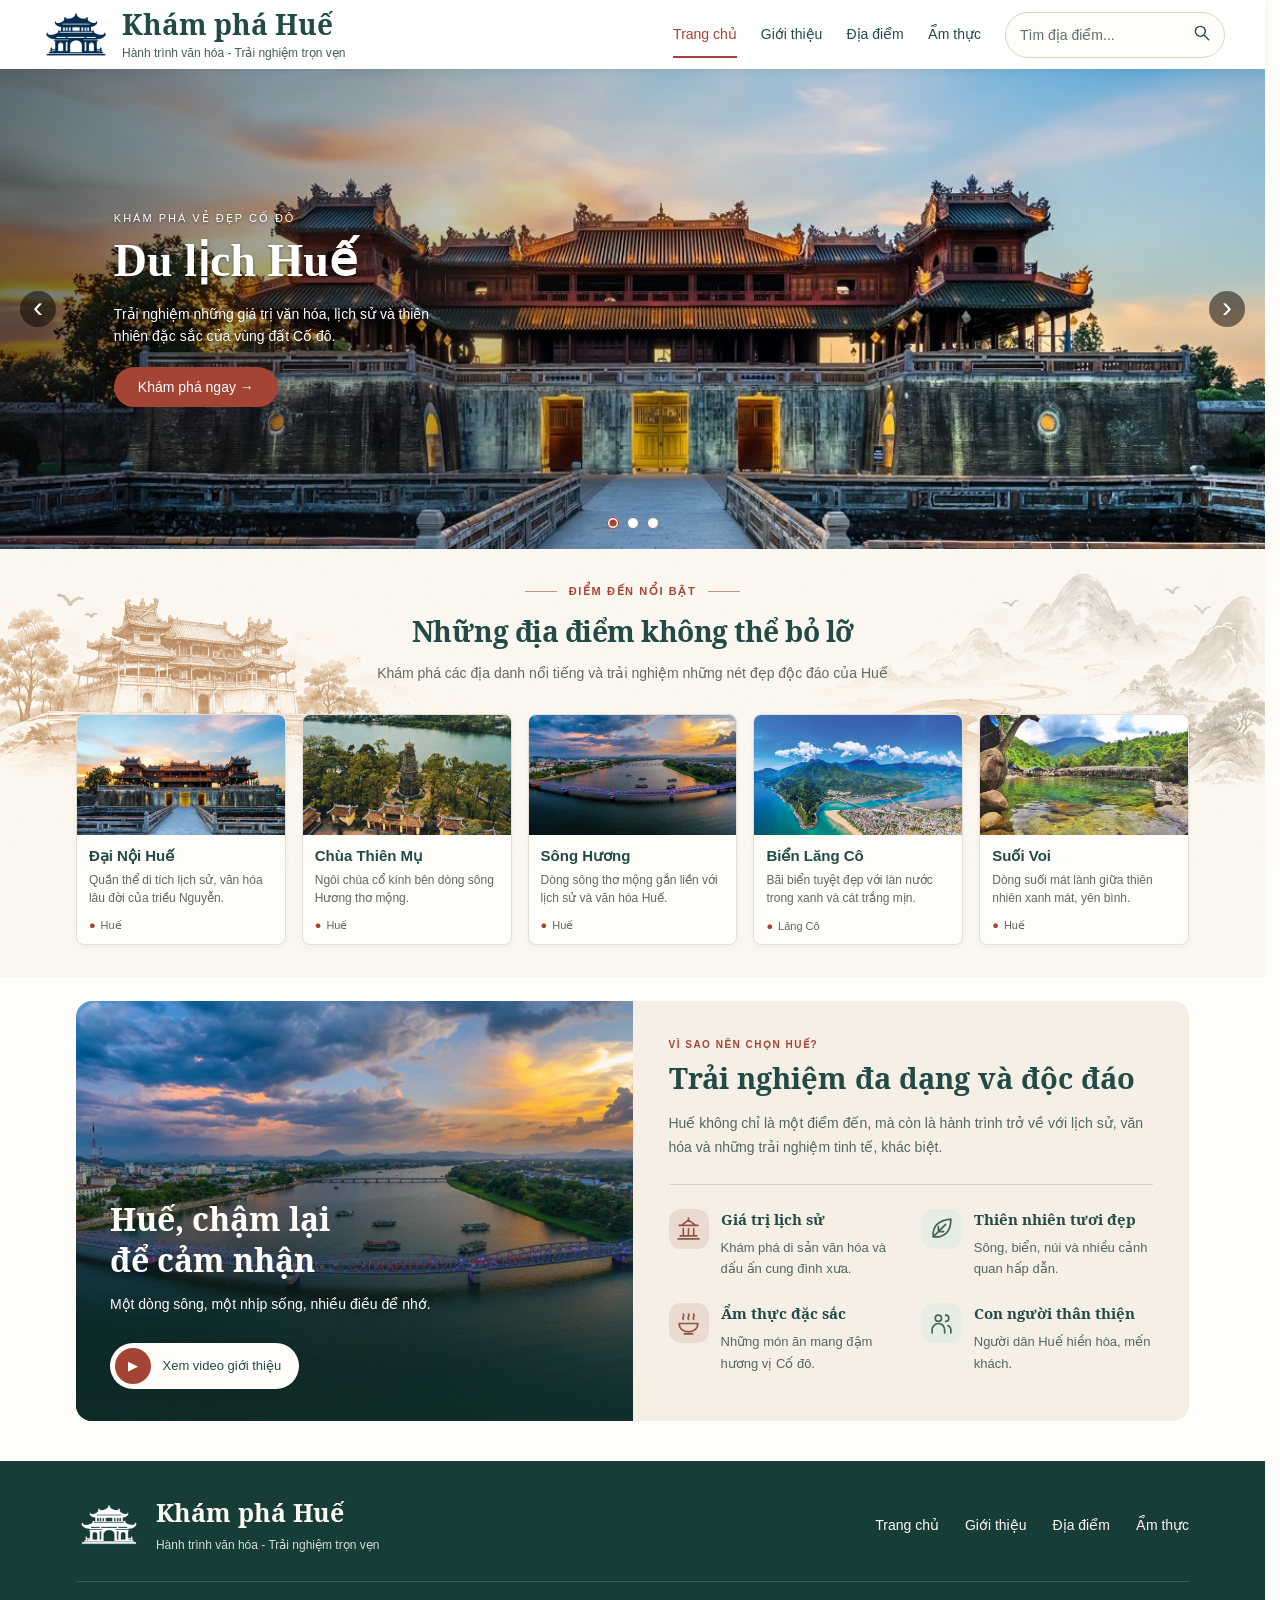
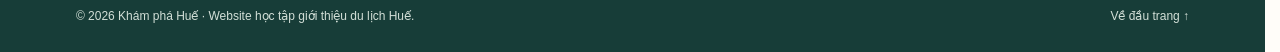
<file: index.html>
<!doctype html>
<html lang="vi">
  <head>
    <meta charset="UTF-8" />
    <meta name="viewport" content="width=device-width, initial-scale=1.0" />
    <title>Khám phá Huế</title>
    <!-- Nạp CSS để định dạng giao diện trang. -->
    <link rel="stylesheet" href="style.css" />
  </head>
  <body>
    <!-- Header: hiển thị thương hiệu, menu và thanh tìm kiếm. -->
    <header>
      <div class="thuonghieu">
        <img class="logo" src="images/logo.png" alt="" />
        <div>
          <h1>Khám phá Huế</h1>
          <p>Hành trình văn hóa - Trải nghiệm trọn vẹn</p>
        </div>
      </div>

      <!-- Menu: liên kết các trang; aria-current đánh dấu trang đang xem. -->
      <nav aria-label="Điều hướng chính">
        <a href="index.html" aria-current="page">Trang chủ</a>
        <a href="gioithieu.html">Giới thiệu</a>
        <a href="diadiem.html">Địa điểm</a>
        <a href="amthuc.html">Ẩm thực</a>
      </nav>
      <!-- Tìm kiếm: nhập tên địa điểm và hiển thị kết quả bằng JavaScript. -->
      <form class="timkiem" role="search">
        <div class="otim">
          <input
            type="search"
            id="timdiem"
            placeholder="Tìm địa điểm..."
            aria-label="Tìm địa điểm tại Huế"
            autocomplete="off"
            aria-controls="ketqua"
          />
          <button type="submit" aria-label="Tìm kiếm">
            <svg viewBox="0 0 24 24" aria-hidden="true">
              <circle cx="10" cy="10" r="6" />
              <path d="m15 15 5 5" />
            </svg>
          </button>
        </div>
        <!-- Khung kết quả được ẩn lúc đầu, JavaScript sẽ thêm các liên kết vào ul. -->
        <div class="ketqua" id="ketqua" hidden>
          <p role="status" id="baotim"></p>
          <ul></ul>
        </div>
      </form>
    </header>

    <!-- Banner: radio chọn ảnh, ba lớp nền tạo hiệu ứng chuyển mờ dần. -->
    <section class="banner">
      <input
        type="radio"
        name="anhbanner"
        id="anh1"
        aria-label="Ảnh Đại Nội Huế"
        checked
      />
      <input
        type="radio"
        name="anhbanner"
        id="anh2"
        aria-label="Ảnh Vịnh Lăng Cô"
      />
      <input
        type="radio"
        name="anhbanner"
        id="anh3"
        aria-label="Ảnh Chùa Thiên Mụ"
      />
      <div class="nen nen1"></div>
      <div class="nen nen2"></div>
      <div class="nen nen3"></div>
      <!-- Chữ và nút khám phá luôn nằm trên các ảnh nền. -->
      <div class="noidung">
        <h2>Khám phá vẻ đẹp Cố đô <span>Du lịch Huế</span></h2>
        <p>
          Trải nghiệm những giá trị văn hóa, lịch sử và thiên nhiên đặc sắc
          của vùng đất Cố đô.
        </p>
        <a class="nut" href="diadiem.html">Khám phá ngay →</a>
      </div>
      <!-- Mỗi cặp mũi tên chọn radio của ảnh trước hoặc ảnh tiếp theo. -->
      <div class="chuyen chuyen1">
        <label class="truoc" for="anh3" title="Ảnh trước">‹</label>
        <label class="sau" for="anh2" title="Ảnh tiếp theo">›</label>
      </div>
      <div class="chuyen chuyen2">
        <label class="truoc" for="anh1" title="Ảnh trước">‹</label>
        <label class="sau" for="anh3" title="Ảnh tiếp theo">›</label>
      </div>
      <div class="chuyen chuyen3">
        <label class="truoc" for="anh2" title="Ảnh trước">‹</label>
        <label class="sau" for="anh1" title="Ảnh tiếp theo">›</label>
      </div>
    </section>
    <!-- Địa điểm nổi bật: tiêu đề và danh sách năm thẻ giới thiệu. -->
    <section class="diemden">
      <div class="tieude">
        <p class="nhan">Điểm đến nổi bật</p>
        <h2>Những địa điểm không thể bỏ lỡ</h2>
        <p>
          Khám phá các địa danh nổi tiếng và trải nghiệm những nét đẹp độc
          đáo của Huế
        </p>
      </div>

      <div class="danhsach">
        <article class="diem">
          <img src="images/banner.jpg" alt="Đại Nội Huế" loading="lazy" />
          <div class="thongtin">
            <h3>Đại Nội Huế</h3>
            <p>
              Quần thể di tích lịch sử, văn hóa lâu đời của triều Nguyễn.
            </p>
            <div class="chandiem">
              <span>Huế</span>
            </div>
          </div>
        </article>
        <article class="diem">
          <img
            src="images/chuathienmu.jpg"
            alt="Tháp Phước Duyên tại Chùa Thiên Mụ"
            loading="lazy"
          />
          <div class="thongtin">
            <h3>Chùa Thiên Mụ</h3>
            <p>Ngôi chùa cổ kính bên dòng sông Hương thơ mộng.</p>
            <div class="chandiem">
              <span>Huế</span>
            </div>
          </div>
        </article>
        <article class="diem">
          <img
            src="images/songhuong.jpg"
            alt="Sông Hương và cầu Trường Tiền lúc hoàng hôn"
            loading="lazy"
          />
          <div class="thongtin">
            <h3>Sông Hương</h3>
            <p>Dòng sông thơ mộng gắn liền với lịch sử và văn hóa Huế.</p>
            <div class="chandiem">
              <span>Huế</span>
            </div>
          </div>
        </article>
        <article class="diem">
          <img
            src="images/langco.jpg"
            alt="Toàn cảnh biển Lăng Cô xanh trong"
            loading="lazy"
          />
          <div class="thongtin">
            <h3>Biển Lăng Cô</h3>
            <p>
              Bãi biển tuyệt đẹp với làn nước trong xanh và cát trắng mịn.
            </p>
            <div class="chandiem">
              <span>Lăng Cô</span>
            </div>
          </div>
        </article>
        <article class="diem">
          <img
            src="images/suoivoi-xanh.jpg"
            alt="Làn nước xanh trong tại Suối Voi giữa núi rừng"
            loading="lazy"
          />
          <div class="thongtin">
            <h3>Suối Voi</h3>
            <p>Dòng suối mát lành giữa thiên nhiên xanh mát, yên bình.</p>
            <div class="chandiem">
              <span>Huế</span>
            </div>
          </div>
        </article>
      </div>
    </section>
    <!-- Trải nghiệm: phần video bên trái và các lý do chọn Huế bên phải. -->
    <section class="trainghiem">
      <div class="video">
        <!-- Lời dẫn trên ảnh; lớp tối trong CSS giúp chữ và nút phát dễ đọc. -->
        <div class="loidanvideo">
          <h2>Huế, chậm lại để cảm nhận</h2>
          <p>Một dòng sông, một nhịp sống, nhiều điều để nhớ.</p>
        </div>
        <details>
          <summary>
            <span aria-hidden="true">▶</span> Xem video giới thiệu
          </summary>
          <iframe
            src="https://www.youtube.com/embed/Lfqjb9_OhU0"
            title="Trải nghiệm vẻ đẹp Huế - Video giới thiệu"
            loading="lazy"
            allow="
              accelerometer;
              autoplay;
              clipboard-write;
              encrypted-media;
              gyroscope;
              picture-in-picture;
              web-share;
            "
            allowfullscreen
          >
          </iframe>
        </details>
      </div>

      <div class="lydo">
        <p class="nhan">Vì sao nên chọn Huế?</p>
        <h2>Trải nghiệm đa dạng và độc đáo</h2>
        <p class="gioithieu">
          Huế không chỉ là một điểm đến, mà còn là hành trình trở về với
          lịch sử, văn hóa và những trải nghiệm tinh tế, khác biệt.
        </p>
        <div class="caclydo">
          <div class="muc">
            <span class="bieutuong" aria-hidden="true">
              <svg viewBox="0 0 24 24">
                <path
                  d="M3 9h18M5 9l7-5 7 5M7 12v7m5-7v7m5-7v7M4 19h16M2 22h20M12 2v2"
                />
              </svg>
            </span>
            <div>
              <h3>Giá trị lịch sử</h3>
              <p>Khám phá di sản văn hóa và dấu ấn cung đình xưa.</p>
            </div>
          </div>
          <div class="muc">
            <span class="bieutuong" aria-hidden="true">
              <svg viewBox="0 0 24 24">
                <path
                  d="M4 20C3 10 9 4 21 3c0 12-6 18-17 17ZM4 20 16 8M9 15v-5m0 5h5"
                />
              </svg>
            </span>
            <div>
              <h3>Thiên nhiên tươi đẹp</h3>
              <p>Sông, biển, núi và nhiều cảnh quan hấp dẫn.</p>
            </div>
          </div>
          <div class="muc">
            <span class="bieutuong" aria-hidden="true">
              <svg viewBox="0 0 24 24">
                <path
                  d="M3 12h18c0 5-4 8-9 8s-9-3-9-8ZM8 22h8M7 8c-2-2 2-3 0-5m5 5c-2-2 2-3 0-5m5 5c-2-2 2-3 0-5"
                />
              </svg>
            </span>
            <div>
              <h3>Ẩm thực đặc sắc</h3>
              <p>Những món ăn mang đậm hương vị Cố đô.</p>
            </div>
          </div>
          <div class="muc">
            <span class="bieutuong" aria-hidden="true">
              <svg viewBox="0 0 24 24">
                <circle cx="9" cy="7" r="3" />
                <path
                  d="M3 21v-3a6 6 0 0 1 12 0v3M16 4a3 3 0 0 1 0 6m2 4a5 5 0 0 1 3 5v2"
                />
              </svg>
            </span>
            <div>
              <h3>Con người thân thiện</h3>
              <p>Người dân Huế hiền hòa, mến khách.</p>
            </div>
          </div>
        </div>
      </div>
    </section>
    <!-- Nạp JavaScript sau nội dung để các phần tử HTML đã có sẵn khi chạy. -->
    <script src="script.js"></script>

    <!-- Chân trang dùng chung: thương hiệu, điều hướng và ghi chú dự án học tập. -->
    <footer class="chantrang">
      <div class="dauchan">
        <div class="hieuchan">
          <img src="images/logo.png" alt="" width="66" height="44" />
          <div>
            <a class="tenweb" href="index.html">Khám phá Huế</a>
            <p>Hành trình văn hóa - Trải nghiệm trọn vẹn</p>
          </div>
        </div>
        <nav aria-label="Điều hướng cuối trang">
          <a href="index.html">Trang chủ</a>
          <a href="gioithieu.html">Giới thiệu</a>
          <a href="diadiem.html">Địa điểm</a>
          <a href="amthuc.html">Ẩm thực</a>
        </nav>
      </div>
      <div class="cuoichan">
        <p>© 2026 Khám phá Huế · Website học tập giới thiệu du lịch Huế.</p>
        <a href="#">Về đầu trang ↑</a>
      </div>
    </footer>
  </body>
</html>
</file>
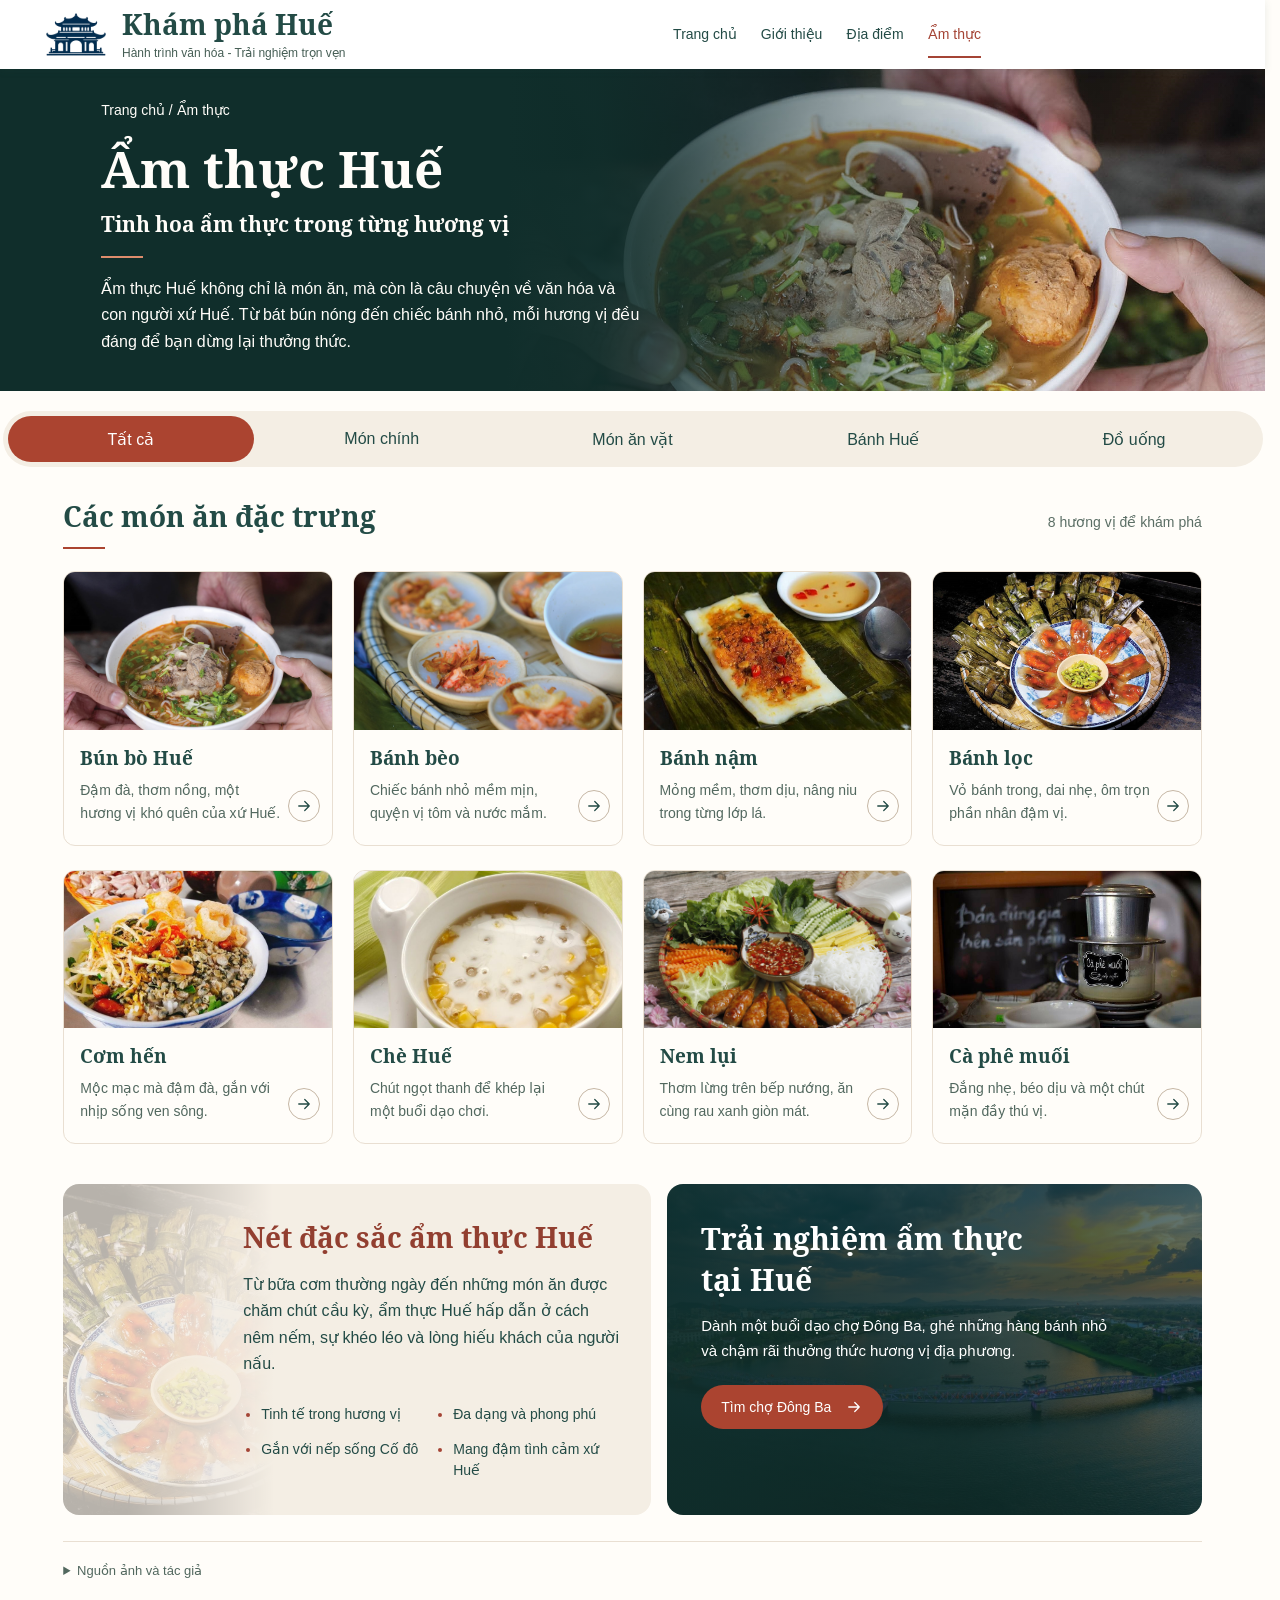
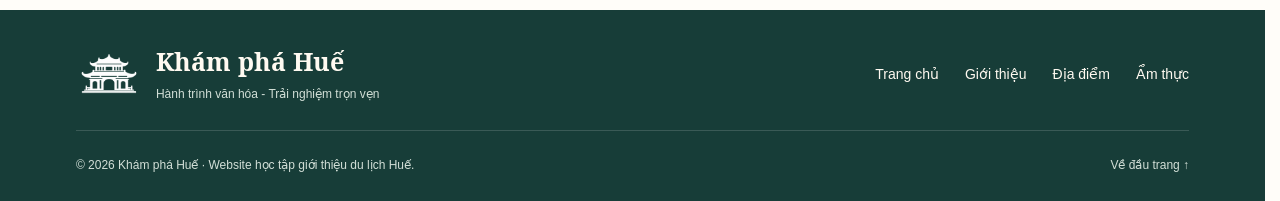
<file: amthuc.html>
<!doctype html>
<html lang="vi">
  <head>
    <meta charset="UTF-8" />
    <meta name="viewport" content="width=device-width, initial-scale=1.0" />
    <meta name="description" content="Khám phá bún bò, bánh Huế, cơm hến và những hương vị đặc trưng của ẩm thực Huế qua ảnh chụp thực tế." />
    <title>Ẩm thực | Khám phá Huế</title>
    <!-- Dùng giao diện chung; CSS mới chỉ áp dụng trong .trangamthuc. -->
    <link rel="stylesheet" href="style.css" />
    <script src="script.js" defer></script>
  </head>
  <body class="trangamthuc">
    <!-- Giữ thương hiệu và menu nhất quán; gạch chân trang Ẩm thực đang xem. -->
    <header>
      <div class="thuonghieu">
        <img class="logo" src="images/logo.png" alt="" />
        <div>
          <h1>Khám phá Huế</h1>
          <p>Hành trình văn hóa - Trải nghiệm trọn vẹn</p>
        </div>
      </div>
      <nav aria-label="Điều hướng chính">
        <a href="index.html">Trang chủ</a>
        <a href="gioithieu.html">Giới thiệu</a>
        <a href="diadiem.html">Địa điểm</a>
        <a href="amthuc.html" aria-current="page">Ẩm thực</a>
      </nav>
    </header>

    <main>
      <!-- Banner dùng ảnh bún bò chụp thật; nền tối giúp chữ trắng dễ đọc. -->
      <section class="dauamthuc" aria-labelledby="ten-amthuc">
        <div>
          <p class="duongdan"><a href="index.html">Trang chủ</a> / Ẩm thực</p>
          <h2 id="ten-amthuc">Ẩm thực Huế</h2>
          <h3>Tinh hoa ẩm thực trong từng hương vị</h3>
          <p>Ẩm thực Huế không chỉ là món ăn, mà còn là câu chuyện về văn hóa và con người xứ Huế. Từ bát bún nóng đến chiếc bánh nhỏ, mỗi hương vị đều đáng để bạn dừng lại thưởng thức.</p>
        </div>
      </section>

      <!-- Các nút lọc chỉ xuất hiện khi JavaScript hoạt động; không tải lại trang. -->
      <div class="locmon" role="group" aria-label="Lọc theo loại món ăn" hidden>
        <button type="button" data-loai="tatca" aria-pressed="true">Tất cả</button>
        <button type="button" data-loai="monchinh" aria-pressed="false">Món chính</button>
        <button type="button" data-loai="anvat" aria-pressed="false">Món ăn vặt</button>
        <button type="button" data-loai="banh" aria-pressed="false">Bánh Huế</button>
        <button type="button" data-loai="douong" aria-pressed="false">Đồ uống</button>
      </div>

      <section class="monan" id="mon-an" aria-labelledby="ten-mon-an">
        <div class="daumuc">
          <h2 id="ten-mon-an">Các món ăn đặc trưng</h2>
          <p id="dem-mon" role="status">8 hương vị để khám phá</p>
        </div>
        <!-- Mỗi món có ảnh thật và details để mở phần giới thiệu bằng chuột hoặc bàn phím. -->
        <div class="danhsachmon">
          <article class="themon" data-loai="monchinh">
            <img src="images/mon-bun-bo.jpg" alt="Bát bún bò nóng được nâng trên tay người phục vụ, ảnh Anh Lê" width="600" height="400" loading="lazy" />
            <div class="chumon">
              <h3>Bún bò Huế</h3>
              <p>Đậm đà, thơm nồng, một hương vị khó quên của xứ Huế.</p>
              <details><summary><span>Tìm hiểu bún bò Huế</span><svg viewBox="0 0 24 24" aria-hidden="true"><path d="M5 12h14m-6-6 6 6-6 6" /></svg></summary><p>Nước dùng thơm sả, vị mắm ruốc đặc trưng, ăn cùng bún, thịt bò và rau sống. Bạn có thể thêm ớt tùy khẩu vị.</p></details>
            </div>
          </article>
          <article class="themon" data-loai="banh">
            <img src="images/mon-banh-beo.jpg" alt="Bánh bèo chén trên mẹt tre, ánh sáng tự nhiên làm nổi màu tôm chấy" width="600" height="400" loading="lazy" />
            <div class="chumon">
              <h3>Bánh bèo</h3>
              <p>Chiếc bánh nhỏ mềm mịn, quyện vị tôm và nước mắm.</p>
              <details><summary><span>Tìm hiểu bánh bèo</span><svg viewBox="0 0 24 24" aria-hidden="true"><path d="M5 12h14m-6-6 6 6-6 6" /></svg></summary><p>Bột gạo được hấp thành bánh nhỏ, thêm tôm và mỡ hành. Thưởng thức từng chiếc với nước mắm để cảm nhận vị mềm, bùi và mặn ngọt.</p></details>
            </div>
          </article>
          <article class="themon" data-loai="banh">
            <img src="images/mon-banh-nam.jpg" alt="Bánh nậm mở trên lá chuối, nhân tôm vàng cam bên chén nước mắm" width="600" height="400" loading="lazy" />
            <div class="chumon">
              <h3>Bánh nậm</h3>
              <p>Mỏng mềm, thơm dịu, nâng niu trong từng lớp lá.</p>
              <details><summary><span>Tìm hiểu bánh nậm</span><svg viewBox="0 0 24 24" aria-hidden="true"><path d="M5 12h14m-6-6 6 6-6 6" /></svg></summary><p>Bánh làm từ bột gạo, dàn mỏng cùng nhân tôm thịt, gói trong lá rồi hấp. Bánh ngon khi còn ấm, ăn kèm một chút nước mắm.</p></details>
            </div>
          </article>
          <article class="themon" data-loai="banh">
            <img src="images/mon-banh-loc.jpg" alt="Mâm bánh lọc trong veo được bày trên đĩa sứ xanh và mẹt tre" width="600" height="400" loading="lazy" />
            <div class="chumon">
              <h3>Bánh lọc</h3>
              <p>Vỏ bánh trong, dai nhẹ, ôm trọn phần nhân đậm vị.</p>
              <details><summary><span>Tìm hiểu bánh lọc</span><svg viewBox="0 0 24 24" aria-hidden="true"><path d="M5 12h14m-6-6 6 6-6 6" /></svg></summary><p>Bột năng tạo nên lớp vỏ trong và dai đặc trưng. Nhân thường có tôm và thịt; bánh có thể gói lá hoặc để trần, dùng cùng nước mắm.</p></details>
            </div>
          </article>
          <article class="themon" data-loai="monchinh">
            <img src="images/mon-com-hen.jpg" alt="Cơm hến đầy đặn trong bát sứ xanh, ăn kèm tóp mỡ và nước hến" width="600" height="400" loading="lazy" />
            <div class="chumon">
              <h3>Cơm hến</h3>
              <p>Mộc mạc mà đậm đà, gắn với nhịp sống ven sông.</p>
              <details><summary><span>Tìm hiểu cơm hến</span><svg viewBox="0 0 24 24" aria-hidden="true"><path d="M5 12h14m-6-6 6 6-6 6" /></svg></summary><p>Cơm trộn cùng hến, rau thơm, đậu phộng và các gia vị. Nước hến thường được để riêng, tạo nên bữa ăn dân dã với nhiều lớp hương vị.</p></details>
            </div>
          </article>
          <article class="themon" data-loai="anvat">
            <img src="images/mon-che-hue.jpg" alt="Chén chè bắp vàng cùng nước cốt dừa, bày bên bẹ bắp xanh" width="600" height="400" loading="lazy" />
            <div class="chumon">
              <h3>Chè Huế</h3>
              <p>Chút ngọt thanh để khép lại một buổi dạo chơi.</p>
              <details><summary><span>Tìm hiểu chè Huế</span><svg viewBox="0 0 24 24" aria-hidden="true"><path d="M5 12h14m-6-6 6 6-6 6" /></svg></summary><p>Chè Huế có nhiều loại, từ chè đậu đến chè hạt sen. Ảnh minh họa là chè bắp với nước cốt dừa, có vị ngọt dịu và hương bắp thơm nhẹ.</p></details>
            </div>
          </article>
          <article class="themon" data-loai="anvat">
            <img src="images/mon-nem-lui.jpg" alt="Mẹt nem lụi nướng vàng cùng rau xanh, bún và nước chấm" width="600" height="400" loading="lazy" />
            <div class="chumon">
              <h3>Nem lụi</h3>
              <p>Thơm lừng trên bếp nướng, ăn cùng rau xanh giòn mát.</p>
              <details><summary><span>Tìm hiểu nem lụi</span><svg viewBox="0 0 24 24" aria-hidden="true"><path d="M5 12h14m-6-6 6 6-6 6" /></svg></summary><p>Thịt được quết, nêm gia vị, bọc quanh que rồi nướng. Cuốn nem với bánh tráng, rau sống và chấm nước chấm để thưởng thức.</p></details>
            </div>
          </article>
          <article class="themon" data-loai="douong">
            <img src="images/mon-ca-phe-muoi.jpg" alt="Ly cà phê muối pha phin trong không gian quán ấm áp tại Huế" width="600" height="400" loading="lazy" />
            <div class="chumon">
              <h3>Cà phê muối</h3>
              <p>Đắng nhẹ, béo dịu và một chút mặn đầy thú vị.</p>
              <details><summary><span>Tìm hiểu cà phê muối</span><svg viewBox="0 0 24 24" aria-hidden="true"><path d="M5 12h14m-6-6 6 6-6 6" /></svg></summary><p>Vị cà phê kết hợp cùng sữa và lớp kem muối. Khuấy nhẹ để các lớp hòa quyện rồi nhấp từng ngụm. Ảnh minh họa là cà phê muối pha phin tại Huế.</p></details>
            </div>
          </article>
        </div>
      </section>

      <!-- Hai mảng nội dung cuối trang: nét văn hóa và gợi ý trải nghiệm thực tế. -->
      <section class="vanhoaamthuc" aria-label="Văn hóa và trải nghiệm ẩm thực">
        <div class="netrieng">
          <h2>Nét đặc sắc ẩm thực Huế</h2>
          <p>Từ bữa cơm thường ngày đến những món ăn được chăm chút cầu kỳ, ẩm thực Huế hấp dẫn ở cách nêm nếm, sự khéo léo và lòng hiếu khách của người nấu.</p>
          <ul><li>Tinh tế trong hương vị</li><li>Đa dạng và phong phú</li><li>Gắn với nếp sống Cố đô</li><li>Mang đậm tình cảm xứ Huế</li></ul>
        </div>
        <div class="henamthuc">
          <h2>Trải nghiệm ẩm thực<br />tại Huế</h2>
          <p>Dành một buổi dạo chợ Đông Ba, ghé những hàng bánh nhỏ và chậm rãi thưởng thức hương vị địa phương.</p>
          <a href="https://www.google.com/maps/search/?api=1&amp;query=Ch%E1%BB%A3+%C4%90%C3%B4ng+Ba+Hu%E1%BA%BF" target="_blank" rel="noopener noreferrer">Tìm chợ Đông Ba <svg viewBox="0 0 24 24" aria-hidden="true"><path d="M5 12h14m-6-6 6 6-6 6" /></svg><span class="chu-an"> (mở bản đồ trong tab mới)</span></a>
        </div>
      </section>

      <!-- Ghi công tác giả, giấy phép và nguồn ảnh thực tế; không dùng hình tạo bằng AI. -->
      <details class="nguonanh">
        <summary>Nguồn ảnh và tác giả</summary>
        <p>Ảnh chụp thực tế được tuyển chọn từ các bài giới thiệu ẩm thực và hướng dẫn nấu ăn. Khung hiển thị cắt theo bố cục của trang; quyền ảnh thuộc các tác giả và đơn vị nguồn.</p>
        <ul>
          <li>Bún bò, bánh bèo và bánh lọc — ảnh Anh Lê, bộ ảnh <a href="https://news.huengaynay.vn/photos/the-flavors-of-hue-146400.html">Vị Huế / Báo Huế ngày nay</a>.</li>
          <li>Bánh nậm và cơm hến — <a href="https://khamphahue.com.vn/">Khám phá Huế</a>.</li>
          <li>Chè bắp — bài <a href="https://mia.vn/cam-nang-du-lich/cac-loai-che-hue-va-nhung-quan-ngon-ma-ban-phai-thu-8818">Các loại chè Huế, MIA.vn</a>.</li>
          <li>Nem lụi — <a href="https://vnexpress.net/doi-song-cooking-nem-lui-4429186.html">VnExpress Cooking</a>.</li>
          <li>Cà phê muối — ảnh quán Cà phê muối, bài <a href="https://vnexpress.net/nhung-dia-chi-ca-phe-muoi-ngon-o-hue-4588986.html">VnExpress Du lịch</a>.</li>
          <li><a href="images/nguon-amthuc-moi.json">Xem đường dẫn nguồn của từng ảnh</a>.</li>
        </ul>
        <p>Ảnh sông Hương dùng lại từ thư mục ảnh của website. <a href="https://vietnam.travel/things-to-do/how-eat-local-hue/">Đọc thêm về ẩm thực Huế tại Vietnam Tourism</a>.</p>
      </details>
    </main>

    <!-- Chân trang dùng chung: thương hiệu, điều hướng và ghi chú dự án học tập. -->
    <footer class="chantrang">
      <div class="dauchan">
        <div class="hieuchan">
          <img src="images/logo.png" alt="" width="66" height="44" />
          <div>
            <a class="tenweb" href="index.html">Khám phá Huế</a>
            <p>Hành trình văn hóa - Trải nghiệm trọn vẹn</p>
          </div>
        </div>
        <nav aria-label="Điều hướng cuối trang">
          <a href="index.html">Trang chủ</a>
          <a href="gioithieu.html">Giới thiệu</a>
          <a href="diadiem.html">Địa điểm</a>
          <a href="amthuc.html">Ẩm thực</a>
        </nav>
      </div>
      <div class="cuoichan">
        <p>© 2026 Khám phá Huế · Website học tập giới thiệu du lịch Huế.</p>
        <a href="#">Về đầu trang ↑</a>
      </div>
    </footer>
  </body>
</html>
</file>
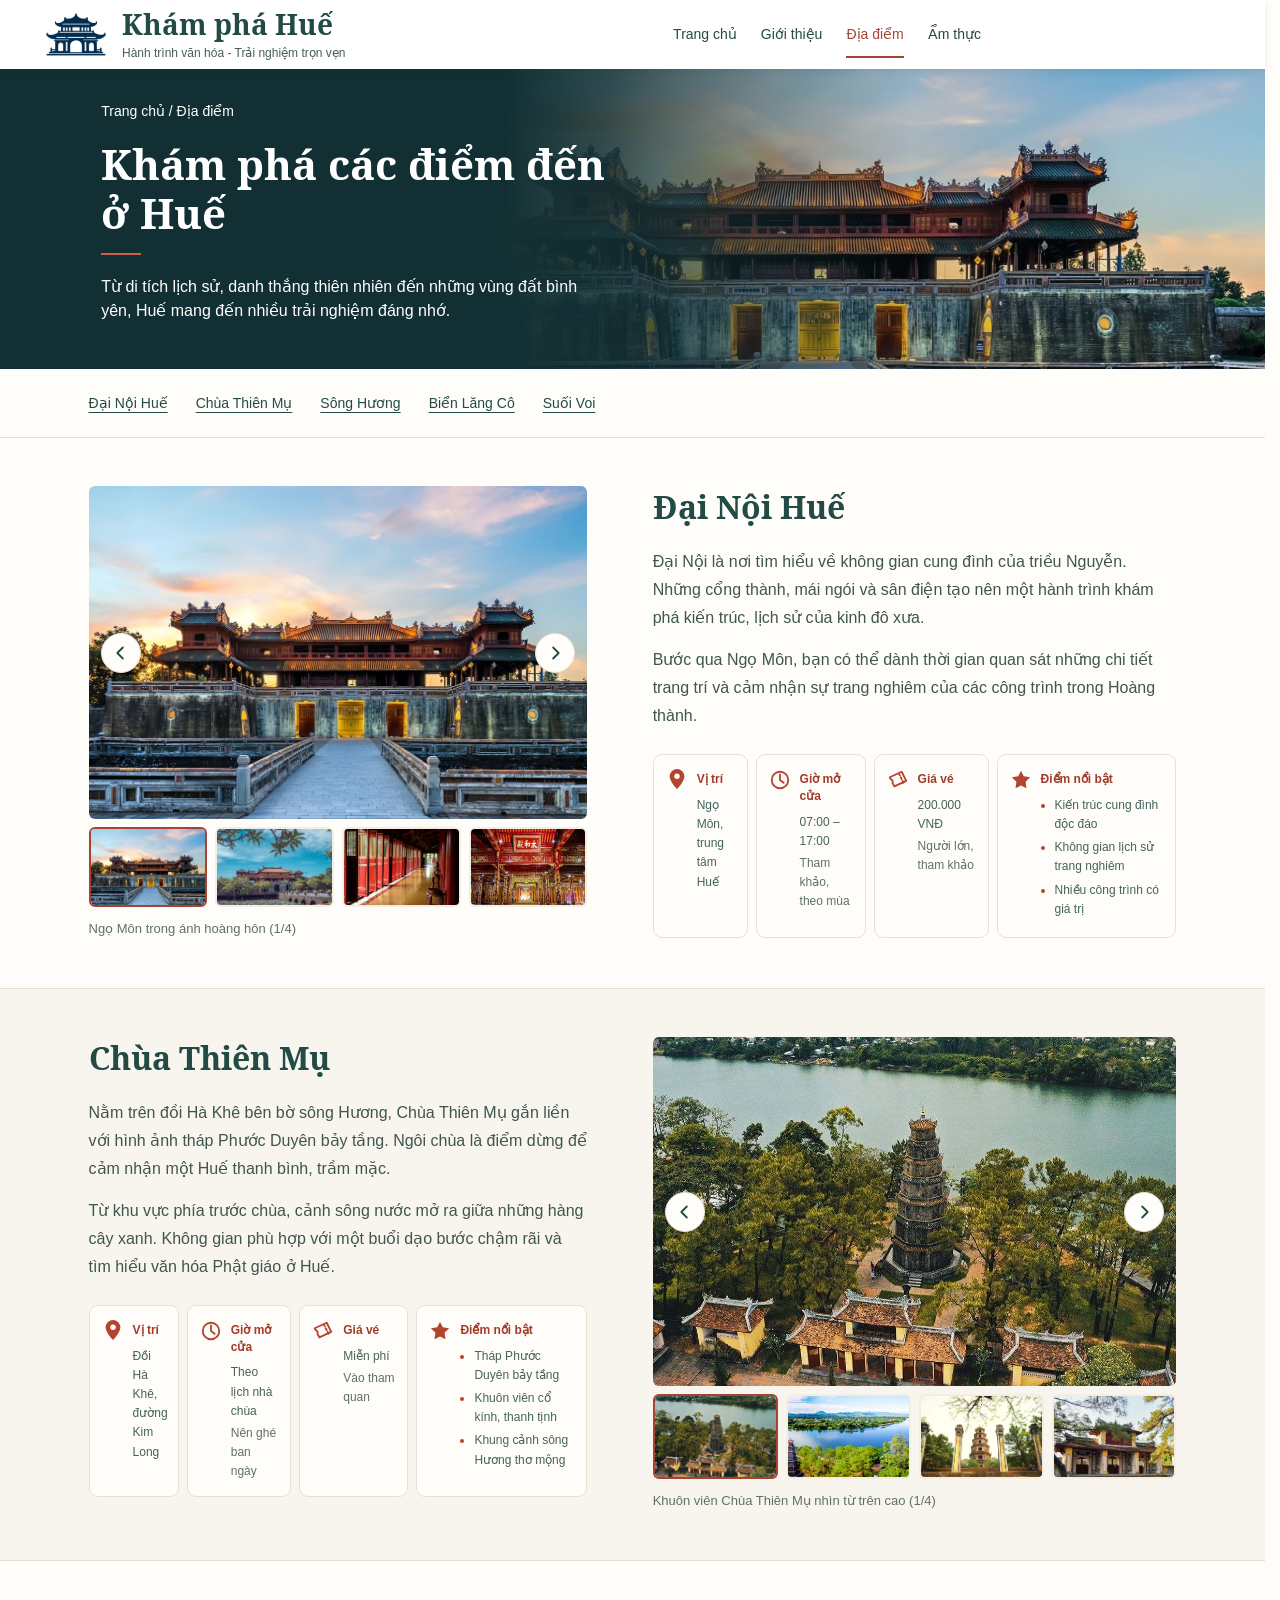
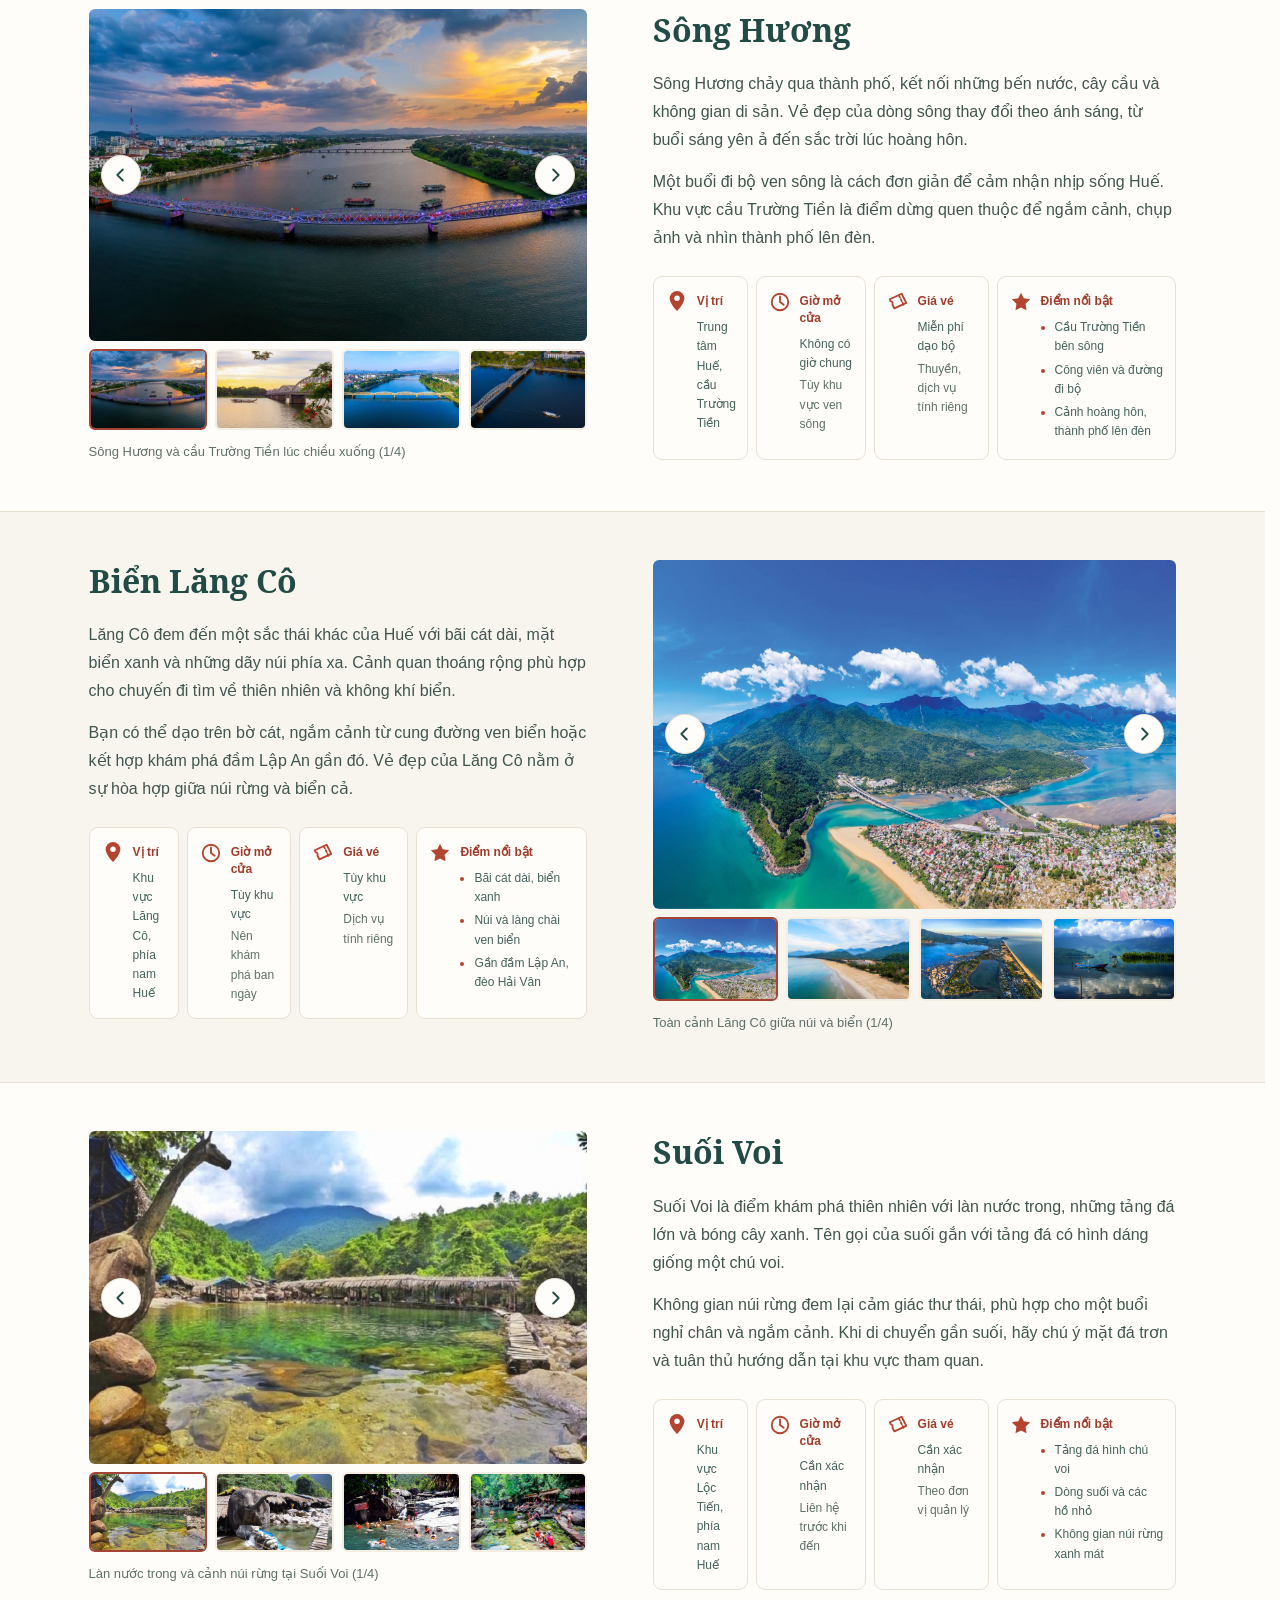
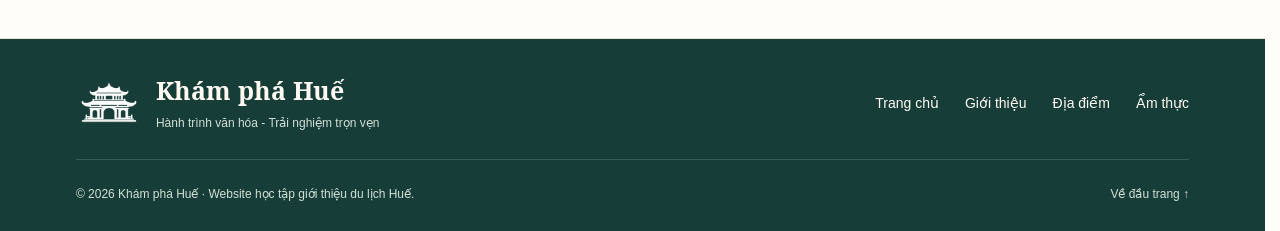
<file: diadiem.html>
<!doctype html>
<html lang="vi">
  <head>
    <meta charset="UTF-8" />
    <meta name="viewport" content="width=device-width, initial-scale=1.0" />
    <meta name="description" content="Khám phá Đại Nội Huế, Chùa Thiên Mụ, Sông Hương, biển Lăng Cô và Suối Voi." />
    <title>Địa điểm | Khám phá Huế</title>
    <!-- Dùng CSS chung, các định dạng mới được giới hạn trong .trangdiem. -->
    <link rel="stylesheet" href="style.css" />
    <!-- defer cho JavaScript chạy sau khi HTML sẵn sàng để đổi ảnh thư viện. -->
    <script src="script.js" defer></script>
  </head>
  <body class="trangdiem">
    <!-- Header dùng cùng logo và menu; đánh dấu Địa điểm là trang đang xem. -->
    <header>
      <div class="thuonghieu">
        <img class="logo" src="images/logo.png" alt="" />
        <div>
          <h1>Khám phá Huế</h1>
          <p>Hành trình văn hóa - Trải nghiệm trọn vẹn</p>
        </div>
      </div>
      <nav aria-label="Điều hướng chính">
        <a href="index.html">Trang chủ</a>
        <a href="gioithieu.html">Giới thiệu</a>
        <a href="diadiem.html" aria-current="page">Địa điểm</a>
        <a href="amthuc.html">Ẩm thực</a>
      </nav>
    </header>

    <main>
      <!-- Banner: ảnh Đại Nội bên phải, chữ trắng trên lớp tối bên trái. -->
      <section class="modau" aria-labelledby="ten-trang-diem">
        <p><a href="index.html">Trang chủ</a> / Địa điểm</p>
        <h2 id="ten-trang-diem">Khám phá các điểm đến <span>ở Huế</span></h2>
        <p>Từ di tích lịch sử, danh thắng thiên nhiên đến những vùng đất bình yên, Huế mang đến nhiều trải nghiệm đáng nhớ.</p>
      </section>

      <!-- Liên kết nội bộ giúp chọn nhanh địa điểm ngay trong trang này. -->
      <nav class="chonnoi" aria-label="Chọn địa điểm">
        <a href="#dai-noi">Đại Nội Huế</a>
        <a href="#chua-thien-mu">Chùa Thiên Mụ</a>
        <a href="#song-huong">Sông Hương</a>
        <a href="#bien-lang-co">Biển Lăng Cô</a>
        <a href="#suoi-voi">Suối Voi</a>
      </nav>

      <!-- Mỗi id là một đích đến duy nhất cho liên kết neo từ trang chủ. -->
      <section class="noiden" id="dai-noi" aria-labelledby="ten-dai-noi">
        <!-- Thư viện Đại Nội Huế: ảnh lớn, hai mũi tên và bốn nút chọn ảnh. -->
        <figure class="thuvien">
          <div class="khunganh">
            <img class="anhchinh" src="images/banner.jpg" alt="Ngọ Môn trong ánh hoàng hôn" width="1200" height="800" />
            <button class="anhtruoc" type="button" aria-label="Ảnh trước của Đại Nội Huế">
              <svg viewBox="0 0 24 24" aria-hidden="true"><path d="m14 6-6 6 6 6" /></svg>
            </button>
            <button class="anhsau" type="button" aria-label="Ảnh tiếp theo của Đại Nội Huế">
              <svg viewBox="0 0 24 24" aria-hidden="true"><path d="m10 6 6 6-6 6" /></svg>
            </button>
          </div>
          <div class="anhphu" role="group" aria-label="Chọn ảnh Đại Nội Huế">
            <button type="button" aria-label="Xem ảnh 1: Ngọ Môn trong ánh hoàng hôn" aria-pressed="true" data-mota="Ngọ Môn trong ánh hoàng hôn">
              <img src="images/banner.jpg" alt="" loading="lazy" width="150" height="100" />
            </button>
            <button type="button" aria-label="Xem ảnh 2: Ngọ Môn với cầu đá và hồ nước" aria-pressed="false" data-mota="Ngọ Môn với cầu đá và hồ nước">
              <img src="images/ngomon-gioithieu.jpg" alt="" loading="lazy" width="150" height="100" />
            </button>
            <button type="button" aria-label="Xem ảnh 3: Hành lang sơn son và trang trí cung đình" aria-pressed="false" data-mota="Hành lang sơn son và trang trí cung đình">
              <img src="images/dainoi-hanh-lang.jpg" alt="" loading="lazy" width="150" height="100" />
            </button>
            <button type="button" aria-label="Xem ảnh 4: Không gian bên trong điện Thái Hòa" aria-pressed="false" data-mota="Không gian bên trong điện Thái Hòa">
              <img src="images/dainoi-thai-hoa.jpg" alt="" loading="lazy" width="150" height="100" />
            </button>
          </div>
          <figcaption aria-live="polite">Ngọ Môn trong ánh hoàng hôn (1/4)</figcaption>
        </figure>
        <div>
          <h2 id="ten-dai-noi">Đại Nội Huế</h2>
          <p>Đại Nội là nơi tìm hiểu về không gian cung đình của triều Nguyễn. Những cổng thành, mái ngói và sân điện tạo nên một hành trình khám phá kiến trúc, lịch sử của kinh đô xưa.</p>
          <p>Bước qua Ngọ Môn, bạn có thể dành thời gian quan sát những chi tiết trang trí và cảm nhận sự trang nghiêm của các công trình trong Hoàng thành.</p>
          <!-- Bốn ô thông tin: icon SVG và nội dung, dùng chung định dạng CSS. -->
          <div class="thongso">
            <div class="ochitiet">
              <svg viewBox="0 0 24 24" aria-hidden="true"><path d="M12 22s8-8 8-14a8 8 0 0 0-16 0c0 6 8 14 8 14Z" fill="currentColor" stroke="none"/><circle cx="12" cy="8" r="3" fill="#fffdf9" stroke="none"/></svg>
              <div><h3>Vị trí</h3><p>Ngọ Môn,<br />trung tâm Huế</p></div>
            </div>
            <div class="ochitiet">
              <svg viewBox="0 0 24 24" aria-hidden="true"><circle cx="12" cy="12" r="9"/><path d="M12 6v6l4 3"/></svg>
              <div><h3>Giờ mở cửa</h3><p>07:00 – 17:00<small>Tham khảo, theo mùa</small></p></div>
            </div>
            <div class="ochitiet">
              <svg viewBox="0 0 24 24" aria-hidden="true"><path d="m3 9 13-6 5 10-13 6-2-4a3 3 0 0 0-2-4L3 9Z"/><path d="m13 5 1 2m1 2 1 2m1 2 1 2"/></svg>
              <div><h3>Giá vé</h3><p>200.000 VNĐ<small>Người lớn, tham khảo</small></p></div>
            </div>
            <div class="ochitiet">
              <svg viewBox="0 0 24 24" aria-hidden="true"><path d="m12 2 3 6 7 1-5 5 1 7-6-3-6 3 1-7-5-5 7-1 3-6Z" fill="currentColor" stroke="none"/></svg>
              <div><h3>Điểm nổi bật</h3><ul>
                <li>Kiến trúc cung đình độc đáo</li>
                <li>Không gian lịch sử trang nghiêm</li>
                <li>Nhiều công trình có giá trị</li>
              </ul></div>
            </div>
          </div>
        </div>
      </section>

      <section class="noiden" id="chua-thien-mu" aria-labelledby="ten-thien-mu">
        <!-- Thư viện Chùa Thiên Mụ: ảnh lớn, hai mũi tên và bốn nút chọn ảnh. -->
        <figure class="thuvien">
          <div class="khunganh">
            <img class="anhchinh" src="images/chuathienmu.jpg" alt="Khuôn viên Chùa Thiên Mụ nhìn từ trên cao" width="1200" height="800" loading="lazy" />
            <button class="anhtruoc" type="button" aria-label="Ảnh trước của Chùa Thiên Mụ">
              <svg viewBox="0 0 24 24" aria-hidden="true"><path d="m14 6-6 6 6 6" /></svg>
            </button>
            <button class="anhsau" type="button" aria-label="Ảnh tiếp theo của Chùa Thiên Mụ">
              <svg viewBox="0 0 24 24" aria-hidden="true"><path d="m10 6 6 6-6 6" /></svg>
            </button>
          </div>
          <div class="anhphu" role="group" aria-label="Chọn ảnh Chùa Thiên Mụ">
            <button type="button" aria-label="Xem ảnh 1: Khuôn viên Chùa Thiên Mụ nhìn từ trên cao" aria-pressed="true" data-mota="Khuôn viên Chùa Thiên Mụ nhìn từ trên cao">
              <img src="images/chuathienmu.jpg" alt="" loading="lazy" width="150" height="100" />
            </button>
            <button type="button" aria-label="Xem ảnh 2: Chùa Thiên Mụ bên dòng sông Hương" aria-pressed="false" data-mota="Chùa Thiên Mụ bên dòng sông Hương">
              <img src="images/thienmu-rong.jpg" alt="" loading="lazy" width="150" height="100" />
            </button>
            <button type="button" aria-label="Xem ảnh 3: Tháp Phước Duyên và lối vào chùa" aria-pressed="false" data-mota="Tháp Phước Duyên và lối vào chùa">
              <img src="images/thienmu-thap.jpg" alt="" loading="lazy" width="150" height="100" />
            </button>
            <button type="button" aria-label="Xem ảnh 4: Cổng tam quan Chùa Thiên Mụ" aria-pressed="false" data-mota="Cổng tam quan Chùa Thiên Mụ">
              <img src="images/thienmu-cong.jpg" alt="" loading="lazy" width="150" height="100" />
            </button>
          </div>
          <figcaption aria-live="polite">Khuôn viên Chùa Thiên Mụ nhìn từ trên cao (1/4)</figcaption>
        </figure>
        <div>
          <h2 id="ten-thien-mu">Chùa Thiên Mụ</h2>
          <p>Nằm trên đồi Hà Khê bên bờ sông Hương, Chùa Thiên Mụ gắn liền với hình ảnh tháp Phước Duyên bảy tầng. Ngôi chùa là điểm dừng để cảm nhận một Huế thanh bình, trầm mặc.</p>
          <p>Từ khu vực phía trước chùa, cảnh sông nước mở ra giữa những hàng cây xanh. Không gian phù hợp với một buổi dạo bước chậm rãi và tìm hiểu văn hóa Phật giáo ở Huế.</p>
          <!-- Bốn ô thông tin: icon SVG và nội dung, dùng chung định dạng CSS. -->
          <div class="thongso">
            <div class="ochitiet">
              <svg viewBox="0 0 24 24" aria-hidden="true"><path d="M12 22s8-8 8-14a8 8 0 0 0-16 0c0 6 8 14 8 14Z" fill="currentColor" stroke="none"/><circle cx="12" cy="8" r="3" fill="#fffdf9" stroke="none"/></svg>
              <div><h3>Vị trí</h3><p>Đồi Hà Khê,<br />đường Kim Long</p></div>
            </div>
            <div class="ochitiet">
              <svg viewBox="0 0 24 24" aria-hidden="true"><circle cx="12" cy="12" r="9"/><path d="M12 6v6l4 3"/></svg>
              <div><h3>Giờ mở cửa</h3><p>Theo lịch nhà chùa<small>Nên ghé ban ngày</small></p></div>
            </div>
            <div class="ochitiet">
              <svg viewBox="0 0 24 24" aria-hidden="true"><path d="m3 9 13-6 5 10-13 6-2-4a3 3 0 0 0-2-4L3 9Z"/><path d="m13 5 1 2m1 2 1 2m1 2 1 2"/></svg>
              <div><h3>Giá vé</h3><p>Miễn phí<small>Vào tham quan</small></p></div>
            </div>
            <div class="ochitiet">
              <svg viewBox="0 0 24 24" aria-hidden="true"><path d="m12 2 3 6 7 1-5 5 1 7-6-3-6 3 1-7-5-5 7-1 3-6Z" fill="currentColor" stroke="none"/></svg>
              <div><h3>Điểm nổi bật</h3><ul>
                <li>Tháp Phước Duyên bảy tầng</li>
                <li>Khuôn viên cổ kính, thanh tịnh</li>
                <li>Khung cảnh sông Hương thơ mộng</li>
              </ul></div>
            </div>
          </div>
        </div>
      </section>

      <section class="noiden" id="song-huong" aria-labelledby="ten-song-huong">
        <!-- Thư viện Sông Hương: ảnh lớn, hai mũi tên và bốn nút chọn ảnh. -->
        <figure class="thuvien">
          <div class="khunganh">
            <img class="anhchinh" src="images/songhuong.jpg" alt="Sông Hương và cầu Trường Tiền lúc chiều xuống" width="1200" height="800" loading="lazy" />
            <button class="anhtruoc" type="button" aria-label="Ảnh trước của Sông Hương">
              <svg viewBox="0 0 24 24" aria-hidden="true"><path d="m14 6-6 6 6 6" /></svg>
            </button>
            <button class="anhsau" type="button" aria-label="Ảnh tiếp theo của Sông Hương">
              <svg viewBox="0 0 24 24" aria-hidden="true"><path d="m10 6 6 6-6 6" /></svg>
            </button>
          </div>
          <div class="anhphu" role="group" aria-label="Chọn ảnh Sông Hương">
            <button type="button" aria-label="Xem ảnh 1: Sông Hương và cầu Trường Tiền lúc chiều xuống" aria-pressed="true" data-mota="Sông Hương và cầu Trường Tiền lúc chiều xuống">
              <img src="images/songhuong.jpg" alt="" loading="lazy" width="150" height="100" />
            </button>
            <button type="button" aria-label="Xem ảnh 2: Thuyền trên sông Hương trong ánh chiều" aria-pressed="false" data-mota="Thuyền trên sông Hương trong ánh chiều">
              <img src="images/songhuong-thuyen.jpg" alt="" loading="lazy" width="150" height="100" />
            </button>
            <button type="button" aria-label="Xem ảnh 3: Các nhịp cầu Trường Tiền bắc qua sông Hương" aria-pressed="false" data-mota="Các nhịp cầu Trường Tiền bắc qua sông Hương">
              <img src="images/songhuong-cau.jpg" alt="" loading="lazy" width="150" height="100" />
            </button>
            <button type="button" aria-label="Xem ảnh 4: Cầu Trường Tiền và bờ sông nhìn từ trên cao" aria-pressed="false" data-mota="Cầu Trường Tiền và bờ sông nhìn từ trên cao">
              <img src="images/songhuong-toancanh.jpg" alt="" loading="lazy" width="150" height="100" />
            </button>
          </div>
          <figcaption aria-live="polite">Sông Hương và cầu Trường Tiền lúc chiều xuống (1/4)</figcaption>
        </figure>
        <div>
          <h2 id="ten-song-huong">Sông Hương</h2>
          <p>Sông Hương chảy qua thành phố, kết nối những bến nước, cây cầu và không gian di sản. Vẻ đẹp của dòng sông thay đổi theo ánh sáng, từ buổi sáng yên ả đến sắc trời lúc hoàng hôn.</p>
          <p>Một buổi đi bộ ven sông là cách đơn giản để cảm nhận nhịp sống Huế. Khu vực cầu Trường Tiền là điểm dừng quen thuộc để ngắm cảnh, chụp ảnh và nhìn thành phố lên đèn.</p>
          <!-- Bốn ô thông tin: icon SVG và nội dung, dùng chung định dạng CSS. -->
          <div class="thongso">
            <div class="ochitiet">
              <svg viewBox="0 0 24 24" aria-hidden="true"><path d="M12 22s8-8 8-14a8 8 0 0 0-16 0c0 6 8 14 8 14Z" fill="currentColor" stroke="none"/><circle cx="12" cy="8" r="3" fill="#fffdf9" stroke="none"/></svg>
              <div><h3>Vị trí</h3><p>Trung tâm Huế,<br />cầu Trường Tiền</p></div>
            </div>
            <div class="ochitiet">
              <svg viewBox="0 0 24 24" aria-hidden="true"><circle cx="12" cy="12" r="9"/><path d="M12 6v6l4 3"/></svg>
              <div><h3>Giờ mở cửa</h3><p>Không có giờ chung<small>Tùy khu vực ven sông</small></p></div>
            </div>
            <div class="ochitiet">
              <svg viewBox="0 0 24 24" aria-hidden="true"><path d="m3 9 13-6 5 10-13 6-2-4a3 3 0 0 0-2-4L3 9Z"/><path d="m13 5 1 2m1 2 1 2m1 2 1 2"/></svg>
              <div><h3>Giá vé</h3><p>Miễn phí dạo bộ<small>Thuyền, dịch vụ tính riêng</small></p></div>
            </div>
            <div class="ochitiet">
              <svg viewBox="0 0 24 24" aria-hidden="true"><path d="m12 2 3 6 7 1-5 5 1 7-6-3-6 3 1-7-5-5 7-1 3-6Z" fill="currentColor" stroke="none"/></svg>
              <div><h3>Điểm nổi bật</h3><ul>
                <li>Cầu Trường Tiền bên sông</li>
                <li>Công viên và đường đi bộ</li>
                <li>Cảnh hoàng hôn, thành phố lên đèn</li>
              </ul></div>
            </div>
          </div>
        </div>
      </section>

      <section class="noiden" id="bien-lang-co" aria-labelledby="ten-lang-co">
        <!-- Thư viện Biển Lăng Cô: ảnh lớn, hai mũi tên và bốn nút chọn ảnh. -->
        <figure class="thuvien">
          <div class="khunganh">
            <img class="anhchinh" src="images/langco.jpg" alt="Toàn cảnh Lăng Cô giữa núi và biển" width="1200" height="800" loading="lazy" />
            <button class="anhtruoc" type="button" aria-label="Ảnh trước của Biển Lăng Cô">
              <svg viewBox="0 0 24 24" aria-hidden="true"><path d="m14 6-6 6 6 6" /></svg>
            </button>
            <button class="anhsau" type="button" aria-label="Ảnh tiếp theo của Biển Lăng Cô">
              <svg viewBox="0 0 24 24" aria-hidden="true"><path d="m10 6 6 6-6 6" /></svg>
            </button>
          </div>
          <div class="anhphu" role="group" aria-label="Chọn ảnh Biển Lăng Cô">
            <button type="button" aria-label="Xem ảnh 1: Toàn cảnh Lăng Cô giữa núi và biển" aria-pressed="true" data-mota="Toàn cảnh Lăng Cô giữa núi và biển">
              <img src="images/langco.jpg" alt="" loading="lazy" width="150" height="100" />
            </button>
            <button type="button" aria-label="Xem ảnh 2: Bãi biển Lăng Cô và những dãy núi xa" aria-pressed="false" data-mota="Bãi biển Lăng Cô và những dãy núi xa">
              <img src="images/langco-bien.jpg" alt="" loading="lazy" width="150" height="100" />
            </button>
            <button type="button" aria-label="Xem ảnh 3: Cung bờ cát Lăng Cô nhìn từ trên cao" aria-pressed="false" data-mota="Cung bờ cát Lăng Cô nhìn từ trên cao">
              <img src="images/langco-bocat.jpg" alt="" loading="lazy" width="150" height="100" />
            </button>
            <button type="button" aria-label="Xem ảnh 4: Đầm Lập An gần biển Lăng Cô" aria-pressed="false" data-mota="Đầm Lập An gần biển Lăng Cô">
              <img src="images/langco-lapan.jpg" alt="" loading="lazy" width="150" height="100" />
            </button>
          </div>
          <figcaption aria-live="polite">Toàn cảnh Lăng Cô giữa núi và biển (1/4)</figcaption>
        </figure>
        <div>
          <h2 id="ten-lang-co">Biển Lăng Cô</h2>
          <p>Lăng Cô đem đến một sắc thái khác của Huế với bãi cát dài, mặt biển xanh và những dãy núi phía xa. Cảnh quan thoáng rộng phù hợp cho chuyến đi tìm về thiên nhiên và không khí biển.</p>
          <p>Bạn có thể dạo trên bờ cát, ngắm cảnh từ cung đường ven biển hoặc kết hợp khám phá đầm Lập An gần đó. Vẻ đẹp của Lăng Cô nằm ở sự hòa hợp giữa núi rừng và biển cả.</p>
          <!-- Bốn ô thông tin: icon SVG và nội dung, dùng chung định dạng CSS. -->
          <div class="thongso">
            <div class="ochitiet">
              <svg viewBox="0 0 24 24" aria-hidden="true"><path d="M12 22s8-8 8-14a8 8 0 0 0-16 0c0 6 8 14 8 14Z" fill="currentColor" stroke="none"/><circle cx="12" cy="8" r="3" fill="#fffdf9" stroke="none"/></svg>
              <div><h3>Vị trí</h3><p>Khu vực Lăng Cô,<br />phía nam Huế</p></div>
            </div>
            <div class="ochitiet">
              <svg viewBox="0 0 24 24" aria-hidden="true"><circle cx="12" cy="12" r="9"/><path d="M12 6v6l4 3"/></svg>
              <div><h3>Giờ mở cửa</h3><p>Tùy khu vực<small>Nên khám phá ban ngày</small></p></div>
            </div>
            <div class="ochitiet">
              <svg viewBox="0 0 24 24" aria-hidden="true"><path d="m3 9 13-6 5 10-13 6-2-4a3 3 0 0 0-2-4L3 9Z"/><path d="m13 5 1 2m1 2 1 2m1 2 1 2"/></svg>
              <div><h3>Giá vé</h3><p>Tùy khu vực<small>Dịch vụ tính riêng</small></p></div>
            </div>
            <div class="ochitiet">
              <svg viewBox="0 0 24 24" aria-hidden="true"><path d="m12 2 3 6 7 1-5 5 1 7-6-3-6 3 1-7-5-5 7-1 3-6Z" fill="currentColor" stroke="none"/></svg>
              <div><h3>Điểm nổi bật</h3><ul>
                <li>Bãi cát dài, biển xanh</li>
                <li>Núi và làng chài ven biển</li>
                <li>Gần đầm Lập An, đèo Hải Vân</li>
              </ul></div>
            </div>
          </div>
        </div>
      </section>

      <section class="noiden" id="suoi-voi" aria-labelledby="ten-suoi-voi">
        <!-- Thư viện Suối Voi: ảnh lớn, hai mũi tên và bốn nút chọn ảnh. -->
        <figure class="thuvien">
          <div class="khunganh">
            <img class="anhchinh" src="images/suoivoi-xanh.jpg" alt="Làn nước trong và cảnh núi rừng tại Suối Voi" width="1200" height="800" loading="lazy" />
            <button class="anhtruoc" type="button" aria-label="Ảnh trước của Suối Voi">
              <svg viewBox="0 0 24 24" aria-hidden="true"><path d="m14 6-6 6 6 6" /></svg>
            </button>
            <button class="anhsau" type="button" aria-label="Ảnh tiếp theo của Suối Voi">
              <svg viewBox="0 0 24 24" aria-hidden="true"><path d="m10 6 6 6-6 6" /></svg>
            </button>
          </div>
          <div class="anhphu" role="group" aria-label="Chọn ảnh Suối Voi">
            <button type="button" aria-label="Xem ảnh 1: Làn nước trong và cảnh núi rừng tại Suối Voi" aria-pressed="true" data-mota="Làn nước trong và cảnh núi rừng tại Suối Voi">
              <img src="images/suoivoi-xanh.jpg" alt="" loading="lazy" width="150" height="100" />
            </button>
            <button type="button" aria-label="Xem ảnh 2: Tảng đá hình voi bên dòng suối" aria-pressed="false" data-mota="Tảng đá hình voi bên dòng suối">
              <img src="images/suoivoi.jpg" alt="" loading="lazy" width="150" height="100" />
            </button>
            <button type="button" aria-label="Xem ảnh 3: Các khối đá và hồ nước tại Suối Voi" aria-pressed="false" data-mota="Các khối đá và hồ nước tại Suối Voi">
              <img src="images/suoivoi-dongnuoc.jpg" alt="" loading="lazy" width="150" height="100" />
            </button>
            <button type="button" aria-label="Xem ảnh 4: Không gian nghỉ chân bên Suối Voi" aria-pressed="false" data-mota="Không gian nghỉ chân bên Suối Voi">
              <img src="images/suoivoi-nghichan.jpg" alt="" loading="lazy" width="150" height="100" />
            </button>
          </div>
          <figcaption aria-live="polite">Làn nước trong và cảnh núi rừng tại Suối Voi (1/4)</figcaption>
        </figure>
        <div>
          <h2 id="ten-suoi-voi">Suối Voi</h2>
          <p>Suối Voi là điểm khám phá thiên nhiên với làn nước trong, những tảng đá lớn và bóng cây xanh. Tên gọi của suối gắn với tảng đá có hình dáng giống một chú voi.</p>
          <p>Không gian núi rừng đem lại cảm giác thư thái, phù hợp cho một buổi nghỉ chân và ngắm cảnh. Khi di chuyển gần suối, hãy chú ý mặt đá trơn và tuân thủ hướng dẫn tại khu vực tham quan.</p>
          <!-- Bốn ô thông tin: icon SVG và nội dung, dùng chung định dạng CSS. -->
          <div class="thongso">
            <div class="ochitiet">
              <svg viewBox="0 0 24 24" aria-hidden="true"><path d="M12 22s8-8 8-14a8 8 0 0 0-16 0c0 6 8 14 8 14Z" fill="currentColor" stroke="none"/><circle cx="12" cy="8" r="3" fill="#fffdf9" stroke="none"/></svg>
              <div><h3>Vị trí</h3><p>Khu vực Lộc Tiến,<br />phía nam Huế</p></div>
            </div>
            <div class="ochitiet">
              <svg viewBox="0 0 24 24" aria-hidden="true"><circle cx="12" cy="12" r="9"/><path d="M12 6v6l4 3"/></svg>
              <div><h3>Giờ mở cửa</h3><p>Cần xác nhận<small>Liên hệ trước khi đến</small></p></div>
            </div>
            <div class="ochitiet">
              <svg viewBox="0 0 24 24" aria-hidden="true"><path d="m3 9 13-6 5 10-13 6-2-4a3 3 0 0 0-2-4L3 9Z"/><path d="m13 5 1 2m1 2 1 2m1 2 1 2"/></svg>
              <div><h3>Giá vé</h3><p>Cần xác nhận<small>Theo đơn vị quản lý</small></p></div>
            </div>
            <div class="ochitiet">
              <svg viewBox="0 0 24 24" aria-hidden="true"><path d="m12 2 3 6 7 1-5 5 1 7-6-3-6 3 1-7-5-5 7-1 3-6Z" fill="currentColor" stroke="none"/></svg>
              <div><h3>Điểm nổi bật</h3><ul>
                <li>Tảng đá hình chú voi</li>
                <li>Dòng suối và các hồ nhỏ</li>
                <li>Không gian núi rừng xanh mát</li>
              </ul></div>
            </div>
          </div>
        </div>
      </section>

    </main>

    <!-- Chân trang dùng chung: thương hiệu, điều hướng và ghi chú dự án học tập. -->
    <footer class="chantrang">
      <div class="dauchan">
        <div class="hieuchan">
          <img src="images/logo.png" alt="" width="66" height="44" />
          <div>
            <a class="tenweb" href="index.html">Khám phá Huế</a>
            <p>Hành trình văn hóa - Trải nghiệm trọn vẹn</p>
          </div>
        </div>
        <nav aria-label="Điều hướng cuối trang">
          <a href="index.html">Trang chủ</a>
          <a href="gioithieu.html">Giới thiệu</a>
          <a href="diadiem.html">Địa điểm</a>
          <a href="amthuc.html">Ẩm thực</a>
        </nav>
      </div>
      <div class="cuoichan">
        <p>© 2026 Khám phá Huế · Website học tập giới thiệu du lịch Huế.</p>
        <a href="#">Về đầu trang ↑</a>
      </div>
    </footer>
  </body>
</html>
</file>
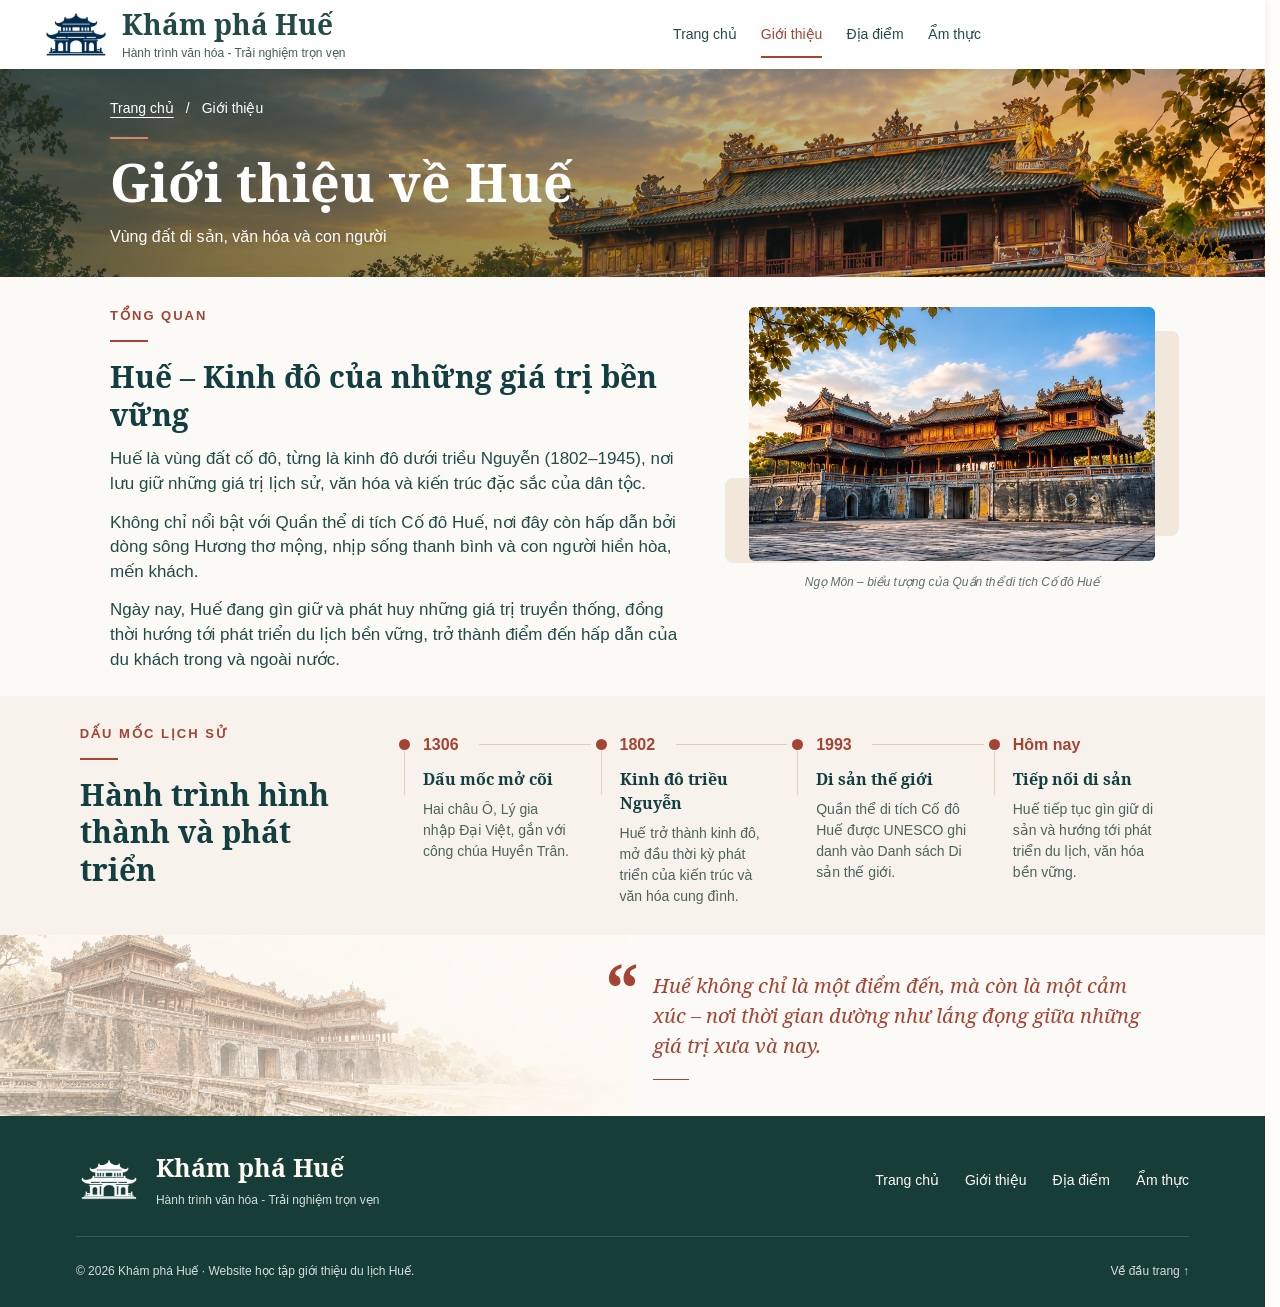
<file: gioithieu.html>
<!doctype html>
<html lang="vi">
  <head>
    <meta charset="UTF-8" />
    <meta name="viewport" content="width=device-width, initial-scale=1.0" />
    <title>Giới thiệu về Huế | Khám phá Huế</title>
    <meta name="description" content="Tìm hiểu về Huế, vùng đất di sản với lịch sử, văn hóa và con người giàu bản sắc." />
    <!-- Dùng chung CSS với trang chủ; phần trang này có tên class riêng. -->
    <link rel="stylesheet" href="style.css" />
  </head>
  <body class="tranggt">
    <!-- Header: giữ logo, tên website và menu đồng bộ với trang chủ. -->
    <header>
      <div class="thuonghieu">
        <img class="logo" src="images/logo.png" alt="" />
        <div>
          <h1>Khám phá Huế</h1>
          <p>Hành trình văn hóa - Trải nghiệm trọn vẹn</p>
        </div>
      </div>
      <!-- Đánh dấu Giới thiệu là trang hiện tại để người xem dễ nhận biết. -->
      <nav aria-label="Điều hướng chính">
        <a href="index.html">Trang chủ</a>
        <a href="gioithieu.html" aria-current="page">Giới thiệu</a>
        <a href="diadiem.html">Địa điểm</a>
        <a href="amthuc.html">Ẩm thực</a>
      </nav>
    </header>

    <main>
      <!-- Banner thấp: ảnh di tích, đường dẫn về trang chủ và tiêu đề trang. -->
      <section class="daugt" aria-labelledby="ten-trang">
        <nav class="duongdan" aria-label="Đường dẫn trang">
          <a href="index.html">Trang chủ</a><span aria-hidden="true">/</span><span aria-current="page">Giới thiệu</span>
        </nav>
        <h2 id="ten-trang">Giới thiệu về Huế</h2>
        <p>Vùng đất di sản, văn hóa và con người</p>
      </section>

      <!-- Tổng quan: chữ bên trái, ảnh Ngọ Môn bên phải. -->
      <section class="tongquan" aria-labelledby="ten-tongquan">
        <div>
          <!-- Nhãn và gạch ngắn tạo điểm nhấn giống ảnh tham khảo. -->
          <p class="nhangt">Tổng quan</p>
          <h2 id="ten-tongquan">Huế – Kinh đô của những giá trị bền vững</h2>
          <p>Huế là vùng đất cố đô, từng là kinh đô dưới triều Nguyễn (1802–1945), nơi lưu giữ những giá trị lịch sử, văn hóa và kiến trúc đặc sắc của dân tộc.</p>
          <p>Không chỉ nổi bật với Quần thể di tích Cố đô Huế, nơi đây còn hấp dẫn bởi dòng sông Hương thơ mộng, nhịp sống thanh bình và con người hiền hòa, mến khách.</p>
          <p>Ngày nay, Huế đang gìn giữ và phát huy những giá trị truyền thống, đồng thời hướng tới phát triển du lịch bền vững, trở thành điểm đến hấp dẫn của du khách trong và ngoài nước.</p>
        </div>
        <figure>
          <!-- Ảnh minh họa được tạo theo ảnh thiết kế tham khảo. -->
          <img src="images/ngomon-minhhoa.png" alt="Ảnh minh họa Ngọ Môn với cành cây và bầu trời xanh" />
          <figcaption>Ngọ Môn – biểu tượng của Quần thể di tích Cố đô Huế</figcaption>
        </figure>
      </section>

      <!-- Lịch sử: danh sách các mốc thời gian, đọc từ trái sang phải. -->
      <section class="lichsu" aria-labelledby="ten-lichsu">
        <div>
          <p class="nhangt">Dấu mốc lịch sử</p>
          <h2 id="ten-lichsu">Hành trình hình thành và phát triển</h2>
        </div>
        <ol class="cotmoc">
          <li>
            <time datetime="1306">1306</time>
            <h3>Dấu mốc mở cõi</h3>
            <p>Hai châu Ô, Lý gia nhập Đại Việt, gắn với công chúa Huyền Trân.</p>
          </li>
          <li>
            <time datetime="1802">1802</time>
            <h3>Kinh đô triều Nguyễn</h3>
            <p>Huế trở thành kinh đô, mở đầu thời kỳ phát triển của kiến trúc và văn hóa cung đình.</p>
          </li>
          <li>
            <time datetime="1993">1993</time>
            <h3>Di sản thế giới</h3>
            <p>Quần thể di tích Cố đô Huế được UNESCO ghi danh vào Danh sách Di sản thế giới.</p>
          </li>
          <li>
            <span class="thoigian">Hôm nay</span>
            <h3>Tiếp nối di sản</h3>
            <p>Huế tiếp tục gìn giữ di sản và hướng tới phát triển du lịch, văn hóa bền vững.</p>
          </li>
        </ol>
      </section>

      <!-- Câu kết do website biên soạn, không gán cho một nhân vật lịch sử. -->
      <section class="cauket" aria-label="Lời nhắn từ Khám phá Huế">
        <div>
          <p>Huế không chỉ là một điểm đến, mà còn là một cảm xúc – nơi thời gian dường như lắng đọng giữa những giá trị xưa và nay.</p>
          <!-- Đường gạch nhỏ kết thúc lời nhắn, đúng bố cục ảnh tham khảo. -->
          <span class="gachket" aria-hidden="true"></span>
        </div>
      </section>
    </main>

    <!-- Chân trang dùng chung: thương hiệu, điều hướng và ghi chú dự án học tập. -->
    <footer class="chantrang">
      <div class="dauchan">
        <div class="hieuchan">
          <img src="images/logo.png" alt="" width="66" height="44" />
          <div>
            <a class="tenweb" href="index.html">Khám phá Huế</a>
            <p>Hành trình văn hóa - Trải nghiệm trọn vẹn</p>
          </div>
        </div>
        <nav aria-label="Điều hướng cuối trang">
          <a href="index.html">Trang chủ</a>
          <a href="gioithieu.html">Giới thiệu</a>
          <a href="diadiem.html">Địa điểm</a>
          <a href="amthuc.html">Ẩm thực</a>
        </nav>
      </div>
      <div class="cuoichan">
        <p>© 2026 Khám phá Huế · Website học tập giới thiệu du lịch Huế.</p>
        <a href="#">Về đầu trang ↑</a>
      </div>
    </footer>
  </body>
</html>
</file>
<file: style.css>
/* Chia phần trải nghiệm thành hai cột: video và lý do chọn Huế. */
.trainghiem {
  display: grid;
  grid-template-columns: 1fr 1fr;
  margin: 24px 6% 40px;
  border-radius: 16px;
  overflow: hidden;
  color: #234b46;
}

/* Ảnh xem trước của video; làm mốc đặt nút phát và khung video. */
.video {
  position: relative;
  min-height: 420px;
  background:
    linear-gradient(0deg, #102e2be6, transparent 75%),
    url("images/songhuong.jpg") center / cover;
}

/* Lời dẫn ở chân ảnh, tách khỏi nút phát để người xem nhận ra thao tác chính. */
.loidanvideo {
  position: absolute;
  left: 34px;
  right: 34px;
  bottom: 104px;
  color: #fffdf9;
}
.loidanvideo h2 {
  max-width: 370px;
  margin: 0 0 12px;
  font-family: "Hue Serif", Georgia, serif;
  font-size: 32px;
  line-height: 1.3;
  text-wrap: balance;
}
.loidanvideo p {
  margin: 0;
  max-width: 360px;
  font-size: 14px;
  line-height: 1.7;
}

/* Nút mở video đặt trên ảnh xem trước. */
.video details summary {
  position: absolute;
  bottom: 32px;
  left: 34px;
  z-index: 1;
  list-style: none;
  cursor: pointer;
  padding: 5px 18px 5px 5px;
  border-radius: 28px;
  background: #fffdf9;
  color: #234b46;
  font-size: 13px;
  text-shadow: none;
}

.video summary:focus-visible {
  outline: 2px solid #fffdf9;
  outline-offset: 5px;
}
.video details:not([open]) summary:hover {
  background: #f0e4d5;
}

.video summary::-webkit-details-marker {
  display: none;
}

.video summary span {
  display: inline-block;
  width: 36px;
  height: 36px;
  margin-right: 8px;
  border-radius: 50%;
  background-color: #a44435;
  color: white;
  line-height: 36px;
  text-align: center;
  text-shadow: none;
}

/* Khi video mở, chuyển nút phát thành nút đóng ở góc trên. */
.video details[open] summary {
  top: 8px;
  bottom: auto;
  left: 8px;
  padding: 4px 8px;
  background-color: #234b46;
  border-radius: 6px;
  font-size: 0;
}

.video details[open] summary span {
  display: none;
}

.video details[open] summary::after {
  content: "✕ Đóng video";
  font-size: 12px;
}

/* Cho video nhúng phủ kín khu vực xem. */
.video iframe {
  position: absolute;
  inset: 0;
  display: block;
  width: 100%;
  height: 100%;
  min-height: 300px;
  aspect-ratio: 16 / 9;
  border: 0;
  z-index: 1;
}

/* Nút đóng luôn nằm trên khung video khi người xem mở nội dung. */
.video details[open] summary {
  z-index: 2;
  color: white;
}

/* Nền và khoảng đệm cho nội dung lý do chọn Huế. */
.lydo {
  padding: 38px 36px;
  background-color: #f5efe5;
}

.lydo .nhan {
  margin: 0 0 8px;
  color: #a44435;
  text-transform: uppercase;
  letter-spacing: 1.5px;
  font-weight: bold;
  font-size: 10px;
}

.lydo h2 {
  margin: 0 0 14px;
  font-family: "Hue Serif", Georgia, serif;
  font-size: 29px;
  line-height: 1.35;
  text-wrap: balance;
}

/* Xếp bốn lý do thành lưới hai cột. */
.caclydo {
  display: grid;
  grid-template-columns: repeat(2, 1fr);
  gap: 24px 22px;
  padding-top: 24px;
  border-top: 1px solid #ded4c6;
}

.lydo .gioithieu {
  margin: 0 0 24px;
  max-width: 560px;
  color: #52685f;
  font-size: 14px;
  line-height: 1.75;
}

.muc {
  display: flex;
  align-items: flex-start;
  gap: 12px;
}

/* Nền tròn và cách căn giữa biểu tượng. */
.bieutuong {
  flex-shrink: 0;
  width: 40px;
  height: 40px;
  border-radius: 12px;
  background-color: #eadbd0;
  color: #935342;
  display: flex;
  align-items: center;
  justify-content: center;
}

/* Thống nhất kích thước và độ dày nét của icon SVG. */
.bieutuong svg {
  width: 25px;
  height: 25px;
  fill: none;
  stroke: currentColor;
  stroke-width: 1.6;
  stroke-linecap: round;
  stroke-linejoin: round;
}

.muc:nth-child(2) .bieutuong {
  background-color: #e6eee3;
  color: #426552;
}

.muc:nth-child(3) .bieutuong {
  background-color: #eadbd0;
  color: #935342;
}

.muc:nth-child(4) .bieutuong {
  background-color: #e6eee3;
  color: #426552;
}

.muc h3 {
  font-family: "Hue Serif", Georgia, serif;
  font-size: 15px;
  line-height: 1.45;
  margin: 0 0 6px;
}

.muc p {
  font-size: 13px;
  line-height: 1.65;
  color: #52685f;
  margin: 0;
}

/* Màn hình nhỏ: đặt video và phần lý do xuống hai hàng. */
@media (max-width: 1000px) {
  .trainghiem {
    grid-template-columns: 1fr;
  }
  .trainghiem .video {
    min-height: 340px;
  }
}

@media (max-width: 450px) {
  .trainghiem {
    margin: 20px 5% 28px;
  }
  .trainghiem .video {
    min-height: 300px;
  }
  .lydo {
    padding: 28px 22px;
  }
  .lydo h2 {
    font-size: 25px;
  }
  .loidanvideo {
    left: 24px;
    right: 24px;
    bottom: 100px;
  }
  .loidanvideo h2 {
    font-size: 26px;
  }
  .video details:not([open]) summary {
    left: 24px;
  }
  .caclydo {
    grid-template-columns: 1fr;
  }
}

/* Định dạng chung: bỏ lề mặc định, chọn phông chữ và màu nền. */
body {
  margin: 0;
  font-family: Arial, sans-serif;
  color: #234b46;
  background-color: #fffdf9;
}

/* Khoảng đệm, nền và màu chữ của khu vực địa điểm nổi bật. */
.diemden {
  position: relative;
  isolation: isolate;
  overflow: hidden;
  padding: 34px 6% 32px;
  background: #faf7f1;
  color: #234b46;
}

/* Nền minh họa riêng: Đại Nội bên trái, núi và dòng sông bên phải như ảnh mẫu. */
.diemden::before {
  content: "";
  position: absolute;
  top: 0;
  left: 0;
  width: 100%;
  height: 100%;
  z-index: -1;
  /* auto giữ đúng tỷ lệ ảnh; phần phía dưới có thể nằm sau các thẻ. */
  background:
    linear-gradient(0deg, #faf7f1, transparent 32%),
    url("images/nen-diemden.png") center -100px / 100% auto no-repeat;
  pointer-events: none;
}

/* Điện thoại: giảm độ đậm để họa tiết không cạnh tranh với tiêu đề. */
@media (max-width: 600px) {
  .diemden::before {
    opacity: 0.45;
    background-size:
      auto,
      760px auto;
    background-position:
      center,
      center -40px;
  }
}

.diemden .tieude {
  position: relative;
  text-align: center;
  max-width: 800px;
  margin: 0 auto 28px;
}

/* Nhãn đỏ gạch với hai nét mảnh tạo điểm nhấn nhẹ, không thêm hình trang trí. */
.diemden .tieude .nhan {
  display: flex;
  align-items: center;
  justify-content: center;
  gap: 12px;
  color: #a44435;
  font-size: 11px;
  font-weight: bold;
  text-transform: uppercase;
  letter-spacing: 1.6px;
  line-height: 1.5;
  margin: 0 0 12px;
}

.diemden .nhan::before,
.diemden .nhan::after {
  content: "";
  width: 32px;
  height: 1px;
  background: #c89376;
}

/* Dùng phông tiêu đề có sẵn, giãn dòng để dấu tiếng Việt không bị chật. */
.diemden .tieude h2 {
  font-family: "Hue Serif", Georgia, serif;
  font-size: clamp(25px, 2.2vw, 32px);
  line-height: 1.35;
  letter-spacing: -0.5px;
  text-wrap: balance;
  margin: 0 0 12px;
}

/* Giới hạn chiều dài dòng mô tả và căn giữa dưới tiêu đề. */
.diemden .tieude > p:last-of-type {
  max-width: 570px;
  font-size: 14px;
  line-height: 1.7;
  color: #5e6b63;
  text-wrap: balance;
  margin: 0 auto;
}

.xemtatca {
  position: absolute;
  right: 0;
  top: 20px;
  padding: 9px 16px;
  border: 1px solid #d9d2c5;
  border-radius: 20px;
  color: #a44435;
  font-size: 12px;
  text-decoration: none;
}

/* Xếp các thẻ địa điểm thành năm cột trên màn hình lớn. */
.danhsach {
  display: grid;
  grid-template-columns: repeat(5, 1fr);
  gap: 16px;
}

/* Tạo khung thẻ địa điểm, xếp nội dung theo chiều dọc. */
.diem {
  background-color: white;
  min-width: 0;
  overflow: hidden;
  border: 1px solid #e5dfd3;
  border-radius: 8px;
  box-shadow: 0 2px 6px rgba(0, 0, 0, 0.04);
  display: flex;
  flex-direction: column;
}

/* Nền thẻ trơn để ảnh và thông tin địa điểm nổi bật, không lặp họa tiết sóng. */
.diemden .diem {
  background: #fffdf9;
}

/* Giữ ảnh các thẻ cùng kích thước, cắt vừa khung mà không méo. */
.diem > img {
  width: 100%;
  height: 120px;
  object-fit: cover;
  display: block;
}

/* Khoảng đệm và bố cục chữ bên trong thẻ địa điểm. */
.thongtin {
  padding: 12px;
  flex: 1;
  display: flex;
  flex-direction: column;
}

.thongtin h3 {
  margin: 0 0 6px;
  font-size: 15px;
}

.thongtin p {
  margin: 0 0 12px;
  font-size: 12px;
  line-height: 1.5;
  color: #65665e;
}

/* Căn vị trí và nút mũi tên ở cuối mỗi thẻ. */
.chandiem {
  display: flex;
  align-items: center;
  justify-content: space-between;
  margin-top: auto;
  font-size: 11px;
  color: #65665e;
}

.chandiem span::before {
  content: "●";
  color: #a44435;
  margin-right: 5px;
}

.chandiem a {
  width: 24px;
  height: 24px;
  line-height: 24px;
  border: 1px solid #d9d2c5;
  border-radius: 50%;
  text-align: center;
  text-decoration: none;
  color: #234b46;
  font-size: 16px;
}

.chandiem a:hover,
.xemtatca:hover {
  color: white;
  background-color: #a44435;
  border-color: #a44435;
}

/* Giảm danh sách còn ba cột và đưa nút xem tất cả xuống dưới tiêu đề. */
@media (max-width: 1100px) {
  .xemtatca {
    position: static;
    display: inline-block;
    margin-top: 16px;
  }

  .danhsach {
    grid-template-columns: repeat(3, 1fr);
  }
}

/* Màn hình hẹp: hiển thị hai thẻ địa điểm mỗi hàng. */
@media (max-width: 700px) {
  .danhsach {
    grid-template-columns: repeat(2, 1fr);
  }
}

/* Điện thoại nhỏ: mỗi hàng chỉ còn một thẻ địa điểm. */
@media (max-width: 420px) {
  .danhsach {
    grid-template-columns: 1fr;
  }
}

/* Header bám đầu màn hình khi cuộn; căn thương hiệu, menu và tìm kiếm. */
/* Giữ chỗ thanh cuộn để trang ngắn và trang dài không làm Header lệch ngang. */
html { scrollbar-gutter: stable; }

header {
  position: sticky;
  top: 0;
  z-index: 10;
  box-shadow: 0 2px 8px rgba(35, 75, 70, 0.1);
  display: grid;
  /* Cột tìm kiếm vẫn được giữ chỗ ở các trang chỉ có thương hiệu và menu. */
  grid-template-columns: minmax(0, 1fr) auto 220px;
  align-items: center;
  padding: 8px 40px;
  gap: 24px;
  background-color: white;
  color: #234b46;
}

/* Đặt logo và phần chữ thương hiệu cạnh nhau. */
.thuonghieu {
  display: flex;
  align-items: center;
  gap: 10px;
}

/* Kiểu chữ và kích thước tên website. */
.thuonghieu h1 {
  margin: 0;
  font-family: "Hue Serif", Georgia, serif;
  font-size: 28px;
  line-height: 1.2;
  white-space: nowrap;
}

/* Dòng mô tả nhỏ dưới tên website. */
.thuonghieu p {
  margin: 3px 0 0;
  font-size: 12px;
  line-height: 1.4;
  /* Xanh trầm đậm hơn để slogan dễ đọc trên nền trắng. */
  color: #465e55;
}

/* Logo gọn hơn, giữ tỷ lệ gốc và không bị co khi Header thiếu khoảng trống. */
header .logo {
  width: auto;
  height: 48px;
  flex-shrink: 0;
  display: block;
}

/* Xếp menu theo hàng ngang và cho phép xuống hàng khi thiếu chỗ. */
header nav {
  grid-column: 2;
  display: flex;
  flex-wrap: wrap;
  gap: 4px 24px;
}

/* Màu chữ, vùng bấm và đường viền dành cho từng mục menu. */
header nav a {
  display: inline-block;
  padding: 12px 0;
  border-bottom: 2px solid transparent;
  color: #234b46;
  font-size: 14px;
  line-height: 20px;
  text-decoration: none;
}

header nav a:hover,
/* Gạch chân mục menu của trang hiện tại. */
header nav a[aria-current="page"] {
  color: #a44435;
}

/* Gạch chân mục menu của trang hiện tại. */
header nav a[aria-current="page"] {
  border-bottom-color: #a44435;
}

/* Hiện viền khi chọn menu bằng bàn phím. */
header nav a:focus-visible {
  outline: 2px solid #a44435;
  outline-offset: 4px;
  border-radius: 2px;
}

/* Kích thước thanh tìm kiếm và mốc đặt bảng kết quả bên dưới. */
.timkiem {
  position: relative;
  width: 220px;
  max-width: 100%;
}

/* Khung bo tròn chứa ô nhập và nút tìm kiếm. */
.otim {
  display: flex;
  align-items: center;
  border: 1px solid #d9d2c5;
  border-radius: 24px;
  background-color: #fffdf9;
}

/* Làm nổi bật khung tìm kiếm khi người dùng đang thao tác bên trong. */
.otim:focus-within {
  outline: 2px solid #a44435;
  outline-offset: 2px;
}

/* Định dạng ô nhập từ khóa tìm kiếm. */
.otim input {
  width: 100%;
  min-width: 0;
  border: 0;
  padding: 10px 0 10px 14px;
  outline: none;
  background: transparent;
  font: inherit;
  font-size: 14px;
  color: #234b46;
}

.otim input::placeholder {
  color: #5e7069;
}

/* Kích thước và màu nút kính lúp. */
.otim button {
  flex-shrink: 0;
  width: 44px;
  height: 44px;
  border: 0;
  border-radius: 50%;
  background: transparent;
  color: #234b46;
  cursor: pointer;
}

.otim button svg {
  width: 20px;
  height: 20px;
  fill: none;
  stroke: currentColor;
  stroke-width: 1.7;
  stroke-linecap: round;
}

.otim button:hover {
  color: #a44435;
}

/* Bảng kết quả tìm kiếm nằm ngay dưới ô nhập. */
.ketqua {
  position: absolute;
  top: calc(100% + 8px);
  right: 0;
  width: 100%;
  box-sizing: border-box;
  padding: 12px;
  border: 1px solid #d9d2c5;
  border-radius: 8px;
  background-color: white;
  color: #234b46;
}

.ketqua p {
  margin: 0 0 6px;
  font-size: 13px;
}
.ketqua ul {
  list-style: none;
  padding: 0;
  margin: 0;
}
.ketqua a {
  display: block;
  padding: 12px 4px;
  color: #234b46;
  font-size: 14px;
  text-decoration: none;
}
.ketqua a:hover {
  background-color: #f3ede2;
  color: #a44435;
}
.diem:focus {
  outline: 2px solid #a44435;
  outline-offset: 4px;
}
.diem {
  scroll-margin-top: 240px;
}

/* Máy tính có màn hình vừa: thu khoảng cách Header để hạn chế xuống hàng. */
@media (max-width: 1200px) and (min-width: 951px) {
  header {
    grid-template-columns: minmax(0, 1fr) auto 190px;
    gap: 12px;
    padding: 8px 24px;
  }
  header nav {
    gap: 4px 14px;
  }
  .timkiem {
    width: 190px;
  }
}

/* Máy tính bảng và điện thoại: xếp các phần Header theo chiều dọc. */
@media (max-width: 950px) {
  header {
    grid-template-columns: minmax(0, 1fr);
    justify-items: center;
    gap: 4px;
    padding: 8px 20px;
  }

  header nav {
    grid-column: 1;
    justify-content: center;
    gap: 4px 20px;
  }

  header nav a {
    padding: 10px 4px;
  }

  .timkiem {
    width: 300px;
    margin: 4px 0;
  }
}

@media (max-width: 450px) {
  header {
    padding: 8px 12px;
  }

  .thuonghieu {
    gap: 8px;
  }

  .thuonghieu h1 {
    font-size: 24px;
  }

  .thuonghieu p {
    max-width: none;
    margin-top: 2px;
    font-size: 11px;
  }

  header .logo {
    height: 42px;
  }

  header nav {
    gap: 0 10px;
  }

  header nav a {
    font-size: 13px;
  }
}

/* Khung Banner: chiều cao, vị trí nội dung và màu chữ. */
.banner {
  position: relative;
  height: 480px;
  box-sizing: border-box;
  padding: 40px 9%;
  display: flex;
  align-items: center;
  justify-content: flex-start;
  text-align: left;
  color: white;
  background-color: #234b46;
}

/* Các ảnh nền chồng lên nhau; chuyển opacity để tạo hiệu ứng mờ dần. */
.banner .nen {
  position: absolute;
  inset: 0;
  background-size: cover;
  background-position: center;
  opacity: 0;
  transition: opacity 0.6s ease;
  pointer-events: none;
}

/* Ảnh Đại Nội và vị trí hiển thị trong Banner. */
.banner .nen1 {
  background-image: url("images/banner.jpg");
  background-position: center 58%;
}

/* Ảnh Lăng Cô và vị trí hiển thị trong Banner. */
.banner .nen2 {
  background-image: url("images/langco.jpg");
  background-position: center 70%;
}

/* Ảnh Thiên Mụ và vị trí hiển thị trong Banner. */
.banner .nen3 {
  background-image: url("images/thienmu-rong.jpg");
  background-position: center 65%;
}

/* Lớp phủ tối dần bên trái giúp chữ trắng dễ đọc. */
.banner .nen::after {
  content: "";
  position: absolute;
  inset: 0;
  background: linear-gradient(
    to right,
    rgba(0, 0, 0, 0.55),
    rgba(0, 0, 0, 0.15) 45%,
    transparent 70%
  );
}

/* Đặt nội dung Banner lên trên các lớp ảnh nền. */
.banner .noidung {
  position: relative;
  z-index: 1;
  max-width: 340px;
  text-shadow: 0 1px 3px rgba(0, 0, 0, 0.5);
}

/* Ba nút radio đóng vai trò dấu chấm chọn ảnh. */
.banner input {
  position: absolute;
  bottom: 20px;
  z-index: 2;
  width: 12px;
  height: 12px;
  margin: 0;
  accent-color: #a44435;
  cursor: pointer;
}

/* Đặt ba dấu chấm ở giữa, phía dưới Banner. */
#anh1 {
  left: calc(50% - 26px);
}
#anh2 {
  left: calc(50% - 6px);
}
#anh3 {
  left: calc(50% + 14px);
}

/* Chỉ làm hiện lớp ảnh tương ứng với radio đang chọn. */
#anh1:checked ~ .nen1,
#anh2:checked ~ .nen2,
#anh3:checked ~ .nen3 {
  opacity: 1;
}

/* Dòng giới thiệu nhỏ trong tiêu đề Banner. */
.banner h2 {
  margin: 0 0 16px;
  font-family: Arial, sans-serif;
  font-size: 11px;
  font-weight: normal;
  text-transform: uppercase;
  letter-spacing: 2px;
}

/* Đưa chữ Du lịch Huế xuống dòng và tăng cỡ chữ. */
.banner h2 span {
  display: block;
  margin-top: 8px;
  font-family: Georgia, serif;
  font-size: 46px;
  font-weight: bold;
  text-transform: none;
  letter-spacing: 0;
}

.banner p {
  max-width: 400px;
  margin: 0 0 20px;
  font-size: 14px;
  line-height: 1.6;
}

/* Nút khám phá: màu đỏ gạch, chữ trắng, bo tròn. */
.banner .nut {
  display: inline-block;
  padding: 12px 24px;
  border-radius: 24px;
  background-color: #a44435;
  font-size: 14px;
  color: white;
  text-decoration: none;
  text-shadow: none;
}

.banner .nut:hover {
  background-color: #803326;
}

/* Ẩn các cặp mũi tên không ứng với ảnh đang chọn. */
.chuyen {
  display: none;
}

/* Hiện cặp mũi tên đúng với ảnh đang xem. */
#anh1:checked ~ .chuyen1,
#anh2:checked ~ .chuyen2,
#anh3:checked ~ .chuyen3 {
  display: block;
}

/* Tạo nút mũi tên tròn ở giữa hai mép Banner. */
.chuyen label {
  position: absolute;
  top: 50%;
  transform: translateY(-50%);
  z-index: 2;
  width: 36px;
  height: 36px;
  border-radius: 50%;
  background-color: rgba(0, 0, 0, 0.5);
  text-align: center;
  font-size: 30px;
  line-height: 32px;
  cursor: pointer;
}

.chuyen .truoc {
  left: 20px;
}
.chuyen .sau {
  right: 20px;
}

.chuyen label:hover {
  background-color: #a44435;
}

/* Thu chữ và khoảng đệm Banner cho màn hình điện thoại. */
@media (max-width: 600px) {
  .banner {
    padding: 40px 60px;
  }

  .banner h2 span {
    font-size: 36px;
  }

  .chuyen .truoc {
    left: 10px;
  }
  .chuyen .sau {
    right: 10px;
  }
}

/* TRANG ĐỊA ĐIỂM: tên class riêng để giữ nguyên giao diện các trang khác. */
.trangdiem {
  background-color: #fffdf9;
  color: #234b46;
}


.trangdiem .modau {
  box-sizing: border-box;
  min-height: 300px;
  padding: 32px 8%;
  color: white;
  /* Đặt ảnh lệch phải, lớp tối bên trái nối ảnh với nền và giúp đọc chữ. */
  background:
    linear-gradient(
      to right,
      #123034 0%,
      #123034 40%,
      rgba(18, 48, 52, 0.85) 48%,
      rgba(18, 48, 52, 0.15) 72%,
      transparent 100%
    ),
    url("images/banner.jpg") right 47% / auto 175% no-repeat,
    #243d40;
}

.trangdiem .modau > p {
  max-width: 490px;
  margin: 0 0 18px;
  line-height: 1.5;
  font-size: 16px;
}

.trangdiem .modau > p:first-child {
  font-size: 14px;
}

.trangdiem .modau > p:last-child {
  margin-bottom: 0;
}

/* Liên kết đường dẫn trong Banner luôn màu trắng, khác liên kết nội dung. */
.trangdiem .modau a {
  color: white;
  text-decoration: none;
}

.trangdiem .modau a:hover {
  text-decoration: underline;
}

.trangdiem .modau h2,
.trangdiem .noiden h2 {
  font-family: "Hue Serif", Georgia, serif;
  font-size: 36px;
  line-height: 1.3;
  margin: 0 0 20px;
}

/* Tiêu đề hai dòng và gạch đỏ gọn như ảnh mẫu. */
.trangdiem .modau h2 {
  max-width: 620px;
  font-size: 42px;
  line-height: 1.15;
}

.trangdiem .modau h2 span {
  display: block;
}

.trangdiem .modau h2::after {
  content: "";
  display: block;
  width: 40px;
  height: 2px;
  margin-top: 16px;
  background-color: #cc6149;
}

.trangdiem main a {
  color: #854031;
  text-underline-offset: 4px;
}

/* Chọn nhanh bằng liên kết #id, không cần JavaScript. */
.trangdiem .chonnoi {
  display: flex;
  flex-wrap: wrap;
  gap: 8px 28px;
  padding: 16px 7%;
  border-bottom: 1px solid #e5dfd3;
}

.trangdiem .chonnoi a {
  display: inline-block;
  padding: 10px 0;
  font-size: 14px;
  color: #234b46;
}

/* Khoảng lùi neo lớn hơn Header để tiêu đề không bị che khi cuộn tới. */
.trangdiem .noiden {
  scroll-margin-top: 96px;
  display: grid;
  grid-template-columns: 1fr 1.05fr;
  gap: 6%;
  align-items: start;
  padding: 48px 7%;
  border-bottom: 1px solid #e5dfd3;
}

/* Xen kẽ vị trí ảnh trên máy tính, vẫn giữ một thứ tự đọc trên điện thoại. */
.trangdiem .noiden:nth-of-type(odd) {
  background-color: #f8f5ee;
}

.trangdiem .noiden:nth-of-type(odd) figure {
  grid-column: 2;
  grid-row: 1;
}

.trangdiem .noiden:nth-of-type(odd) > div {
  grid-column: 1;
  grid-row: 1;
}

.trangdiem .noiden figure {
  min-width: 0;
  margin: 0;
}

/* Giữ sẵn tỷ lệ khung ảnh để trang không nhảy vị trí khi ảnh tải xong. */
.trangdiem .noiden img {
  display: block;
  width: 100%;
  height: auto;
  aspect-ratio: 3 / 2;
  object-fit: cover;
  border-radius: 6px;
}

.trangdiem figcaption {
  margin-top: 12px;
  color: #5e7069;
  font-size: 13px;
  line-height: 1.6;
}

/* THƯ VIỆN ẢNH: các nút được đặt lên hai cạnh ảnh lớn. */
.trangdiem .khunganh {
  position: relative;
}

.trangdiem .khunganh button {
  position: absolute;
  top: 50%;
  transform: translateY(-50%);
  display: flex;
  align-items: center;
  justify-content: center;
  width: 40px;
  height: 40px;
  border: 1px solid #e9e0d4;
  border-radius: 50%;
  background-color: #fffdf9;
  color: #234b46;
  cursor: pointer;
}

.trangdiem .anhtruoc {
  left: 12px;
}
.trangdiem .anhsau {
  right: 12px;
}

.trangdiem .khunganh button svg {
  width: 22px;
  height: 22px;
  fill: none;
  stroke: currentColor;
  stroke-width: 2;
  stroke-linecap: round;
  stroke-linejoin: round;
}

.trangdiem .khunganh button:hover {
  background-color: #a44435;
  color: white;
}

/* Bốn ảnh thu nhỏ cùng cỡ; nút có viền đỏ cho biết ảnh đang chọn. */
.trangdiem .anhphu {
  display: grid;
  grid-template-columns: repeat(4, minmax(0, 1fr));
  gap: 8px;
  margin-top: 8px;
}

.trangdiem .anhphu button {
  min-width: 0;
  overflow: hidden;
  display: block;
  padding: 0;
  border: 2px solid transparent;
  border-radius: 6px;
  background-color: #f3ede2;
  cursor: pointer;
}

.trangdiem .anhphu img {
  display: block;
  width: 100%;
  height: auto;
  aspect-ratio: 3 / 2;
  object-fit: cover;
  border-radius: 0;
}

.trangdiem .anhphu button[aria-pressed="true"],
.trangdiem .anhphu button:hover {
  border-color: #a44435;
}

/* Người dùng bàn phím có thể chọn các nút bằng Tab rồi Enter hoặc Space. */
.trangdiem .thuvien button:focus-visible {
  outline: 2px solid #a44435;
  outline-offset: 3px;
}

.trangdiem .noiden h2 {
  font-size: 32px;
}

.trangdiem .noiden h3 {
  margin: 24px 0 10px;
  font-size: 16px;
}

.trangdiem .noiden p,
.trangdiem .noiden li {
  font-size: 16px;
  line-height: 1.75;
  color: #3f554e;
}

.trangdiem .noiden p {
  margin: 0 0 14px;
}

.trangdiem .noiden ul {
  margin: 0 0 22px;
  padding-left: 20px;
}

.trangdiem .noiden li {
  margin-bottom: 6px;
}

/* Bốn ô thông tin xếp ngang: vị trí, giờ mở cửa, giá vé và điểm nổi bật. */
.trangdiem .thongso {
  display: grid;
  grid-template-columns: 0.95fr 1.1fr 1.15fr 1.8fr;
  gap: 8px;
  margin-top: 24px;
}

/* Icon và chữ nằm cạnh nhau, khung viền kem mảnh giống ảnh mẫu. */
.trangdiem .ochitiet {
  min-width: 0;
  display: flex;
  align-items: flex-start;
  gap: 9px;
  padding: 14px 12px;
  border: 1px solid #e9e0d4;
  border-radius: 9px;
  background-color: #fffdf9;
}

.trangdiem .ochitiet > div {
  min-width: 0;
}

/* Các icon SVG dùng cùng cỡ và nét vẽ, không cần thư viện ngoài. */
.trangdiem .ochitiet svg {
  flex-shrink: 0;
  width: 22px;
  height: 22px;
  color: #b34430;
  fill: none;
  stroke: currentColor;
  stroke-width: 2;
  stroke-linecap: round;
  stroke-linejoin: round;
}

.trangdiem .ochitiet h3 {
  margin: 2px 0 8px;
  color: #a13c2c;
  font-size: 12px;
  font-weight: 600;
  line-height: 1.4;
}

.trangdiem .ochitiet p,
.trangdiem .ochitiet li {
  font-size: 12px;
  line-height: 1.6;
  color: #45625c;
}

.trangdiem .ochitiet p {
  margin: 0;
}

/* Dòng phụ giải thích loại vé hoặc thời gian tham khảo. */
.trangdiem .ochitiet small {
  display: block;
  margin-top: 3px;
  font-size: 12px;
  color: #5e7069;
}

.trangdiem .ochitiet ul {
  padding-left: 14px;
  margin: 0;
}

.trangdiem .ochitiet li {
  margin-bottom: 4px;
}

.trangdiem .ochitiet li::marker {
  color: #b34430;
}

/* Khi cột nội dung hẹp, cho bốn ô xuống hai hàng để chữ không bị bó lại. */
@media (max-width: 1200px) {
  .trangdiem .thongso {
    grid-template-columns: repeat(2, minmax(0, 1fr));
  }
}

@media (max-width: 360px) {
  .trangdiem .thongso {
    grid-template-columns: 1fr;
  }
}

/* Đổi màu tiêu đề khu vực được chọn bằng liên kết neo để dễ nhận biết. */
.trangdiem .noiden:target h2 {
  color: #a44435;
}

.trangdiem a:focus-visible {
  outline: 2px solid #a44435;
  outline-offset: 4px;
}

.trangdiem .nguondiem {
  padding: 28px 7%;
  font-size: 14px;
  line-height: 1.7;
}

.trangdiem .nguondiem p {
  margin: 0 0 14px;
}

/* Mục về đầu nội dung cũng chừa khoảng cách với Header. */
.trangdiem #ten-trang-diem {
  scroll-margin-top: 110px;
}

@media (max-width: 950px) {
  /* Header chuyển thành hai hàng ở màn hình hẹp nên tăng khoảng lùi neo. */
  .trangdiem .noiden,
  .trangdiem #ten-trang-diem {
    scroll-margin-top: 180px;
  }

  .trangdiem .noiden {
    gap: 30px;
    padding: 36px 6%;
  }
}

@media (max-width: 700px) {
  .trangdiem .noiden {
    grid-template-columns: 1fr;
    gap: 24px;
  }

  .trangdiem .noiden:nth-of-type(odd) figure,
  .trangdiem .noiden:nth-of-type(odd) > div {
    grid-column: auto;
    grid-row: auto;
  }

  .trangdiem .modau {
    padding: 28px 6%;
    /* Tăng lớp tối trên điện thoại vì chữ và ảnh nằm gần nhau hơn. */
    background-image:
      linear-gradient(to right, rgba(18, 48, 52, 0.95), rgba(18, 48, 52, 0.65)),
      url("images/banner.jpg");
  }

  .trangdiem .modau h2 {
    font-size: 26px;
  }

  .trangdiem .noiden h2 {
    font-size: 28px;
  }
}

/* TRANG GIỚI THIỆU: giới hạn CSS trong .tranggt để không đổi trang chủ. */

/* TRANG GIỚI THIỆU: định dạng riêng từ đây trở xuống. */
/* Phông có đủ dấu tiếng Việt được lưu trong dự án, không cần tải khi xem trang. */
@font-face {
  font-family: "Hue Serif";
  src: url("fonts/NotoSerif-Bold.ttf") format("truetype");
  font-weight: 700;
  font-style: normal;
  font-display: swap;
}

@font-face {
  font-family: "Hue Serif";
  src: url("fonts/NotoSerif-Italic.ttf") format("truetype");
  font-weight: 400;
  font-style: italic;
  font-display: swap;
}

/* Header các trang dùng chung định dạng phía trên để menu không xê dịch. */

.tranggt main {
  background-color: #fcfaf6;
  color: #133f40;
  /* Phông chữ nội dung rõ dấu tiếng Việt, thống nhất toàn trang Giới thiệu. */
  font-family: "Segoe UI", Arial, sans-serif;
  font-size: 16px;
  line-height: 1.7;
}

/* Banner thấp, ảnh Ngọ Môn và lớp tối bên trái để chữ dễ đọc. */
.tranggt .daugt {
  box-sizing: border-box;
  min-height: 208px;
  padding: 28px 8.7%;
  background:
    linear-gradient(to right, rgba(24, 48, 44, 0.65), rgba(24, 48, 44, 0.06)),
    url("images/banner-gioithieu.png") center 65% / cover;
  color: white;
}

/* Đường dẫn giúp người xem quay lại trang chủ. */
.tranggt .duongdan {
  display: flex;
  flex-wrap: wrap;
  gap: 12px;
  margin-bottom: 16px;
  font-size: 14px;
}

.tranggt .duongdan a {
  color: white;
  text-underline-offset: 4px;
}

.tranggt .daugt h2 {
  margin: 0 0 10px;
  font-family: "Hue Serif", Georgia, serif;
  font-size: 52px;
  line-height: 1.2;
}

/* Gạch đỏ nhỏ bên trên tiêu đề Banner như trong bản mẫu. */
.tranggt .daugt h2::before {
  content: "";
  display: block;
  width: 38px;
  height: 2px;
  margin-bottom: 12px;
  background-color: #d58670;
}

.tranggt .daugt p {
  margin: 0;
  font-size: 16px;
  line-height: 1.6;
}

/* Tổng quan gồm hai cột; khoảng trống rộng giúp các đoạn văn dễ đọc. */
.tranggt .tongquan {
  margin: 0 auto;
  padding: 30px 8.7% 24px;
  display: grid;
  grid-template-columns: 1.42fr 1fr;
  align-items: start;
  gap: 6%;
}

/* Nhãn đỏ gạch và đường gạch ngắn dùng theo bố cục mẫu người dùng chọn. */
.tranggt .nhangt {
  margin: 0 0 16px;
  color: #a44435;
  font-size: 13px;
  font-weight: 600;
  line-height: 1.5;
  letter-spacing: 2px;
  text-transform: uppercase;
}

.tranggt .nhangt::after {
  content: "";
  display: block;
  width: 38px;
  height: 2px;
  margin-top: 14px;
  background-color: #a44435;
}

.tranggt .tongquan h2,
.tranggt .lichsu h2 {
  margin: 0 0 14px;
  font-family: "Hue Serif", Georgia, serif;
  font-size: 30px;
  line-height: 1.25;
  /* Cân độ dài các dòng tiêu đề, tránh một dòng quá ngắn. */
  text-wrap: initial;
}

.tranggt .tongquan p {
  max-width: 610px;
  margin: 0 0 14px;
  font-size: 17px;
  line-height: 1.45;
  color: #234b46;
  text-align: left;
}

/* Giữ nhãn nhỏ, không nhận cỡ chữ của đoạn văn tổng quan. */
.tranggt .tongquan .nhangt {
  font-size: 13px;
  color: #a44435;
  margin-bottom: 16px;
}

.tranggt .tongquan p:last-child {
  margin-bottom: 0;
}

/* Ảnh tổng quan giữ tỷ lệ ngang; bóng màu kem gợi khung ảnh trong mẫu. */
.tranggt figure {
  position: relative;
  margin: 0;
  min-width: 0;
}

/* Hai mảng nền kem lệch nhẹ phía sau ảnh, không cần sửa file ảnh. */
.tranggt figure::before,
.tranggt figure::after {
  content: "";
  position: absolute;
  border-radius: 8px;
  background-color: #f1e7db;
  pointer-events: none;
}

.tranggt figure::before {
  top: 24px;
  right: -24px;
  width: 45%;
  height: 72%;
}

.tranggt figure::after {
  bottom: 28px;
  left: -24px;
  width: 24%;
  height: 30%;
}

.tranggt figure img {
  position: relative;
  z-index: 1;
  display: block;
  width: 100%;
  aspect-ratio: 1.6;
  object-fit: cover;
  object-position: center 70%;
  border-radius: 6px;
}

.tranggt figcaption {
  position: relative;
  z-index: 1;
  margin-top: 12px;
  font-size: 12px;
  font-style: italic;
  text-align: center;
  line-height: 1.5;
  color: #5e7069;
}

/* Khối lịch sử: tiêu đề bên trái, danh sách bốn mốc bên phải. */
.tranggt .lichsu {
  padding: 28px 6.3%;
  background-color: #f7f3ec;
  display: grid;
  grid-template-columns: 1fr 2.7fr;
  gap: 28px;
}

.tranggt .lichsu h2 {
  font-size: 30px;
  margin-bottom: 14px;
}

.tranggt .nguon {
  font-size: 13px;
  color: #854031;
  text-underline-offset: 4px;
  line-height: 1.6;
}

/* Đường kẻ và chấm đỏ kết nối các mốc, không cần JavaScript. */
.tranggt .cotmoc {
  display: grid;
  grid-template-columns: repeat(4, 1fr);
  list-style: none;
  padding: 0;
  margin: 0;
  padding-top: 7px;
}

.tranggt .cotmoc li {
  position: relative;
  padding: 0 22px 0 24px;
}

/* Đường dọc mảnh dưới chấm đỏ giúp các mốc giống ảnh tham khảo. */
.tranggt .cotmoc li {
  background: linear-gradient(#e1d3c2, #e1d3c2) 5px 20px / 1px 44px no-repeat;
}

.tranggt .cotmoc li::before {
  content: "";
  position: absolute;
  top: 8px;
  left: 0;
  width: 11px;
  height: 11px;
  border-radius: 50%;
  background-color: #a44435;
}

.tranggt .cotmoc li::after {
  content: "";
  position: absolute;
  top: 13px;
  left: 80px;
  right: 5px;
  height: 1px;
  background-color: #dbcebd;
}

.tranggt .cotmoc li:last-child::after {
  display: none;
}

.tranggt time,
.tranggt .thoigian {
  font-size: 16px;
  font-weight: bold;
  color: #a44435;
}

.tranggt .cotmoc h3 {
  /* Chữ có chân cho tên cột mốc đồng bộ với tiêu đề trong ảnh mẫu. */
  font-family: "Hue Serif", Georgia, serif;
  font-size: 16px;
  line-height: 1.5;
  margin: 8px 0;
}

.tranggt .cotmoc p {
  font-size: 14px;
  line-height: 1.5;
  margin: 0;
  color: #4e625c;
}

/* Câu kết: ảnh di tích rất nhẹ bên trái, lời nhắn màu đỏ gạch bên phải. */
.tranggt .cauket {
  position: relative;
  display: flex;
  justify-content: flex-end;
  padding: 36px 8.7%;
  min-height: 168px;
  box-sizing: border-box;
  overflow: hidden;
}

.tranggt .cauket::before {
  content: "";
  position: absolute;
  inset: 0 50% 0 0;
  background: url("images/hoatiet-hue.png") left bottom / cover;
  opacity: 0.55;
  pointer-events: none;
}

.tranggt .cauket > div {
  position: relative;
  width: 48%;
}

/* Dấu ngoặc mở là chi tiết chữ trang trí, không phải trích dẫn có tác giả. */
.tranggt .cauket > div::before {
  content: "“";
  position: absolute;
  left: -48px;
  top: -18px;
  font-family: "Hue Serif", Georgia, serif;
  font-size: 70px;
  line-height: 1;
  color: #a44435;
}

.tranggt .cauket p {
  margin: 0 0 16px;
  font-family: "Hue Serif", Georgia, serif;
  font-style: italic;
  font-size: 20px;
  line-height: 1.5;
  text-wrap: initial;
  color: #a44435;
}

/* Gạch đỏ kết thúc câu cảm nhận, thay cho liên kết không có trong ảnh mẫu. */
.tranggt .gachket {
  display: block;
  width: 36px;
  height: 1px;
  margin-top: 18px;
  background-color: #a44435;
}

.tranggt .cauket a {
  color: #234b46;
  font-size: 14px;
  text-underline-offset: 5px;
}

/* Giữ liên kết dễ nhận biết khi điều hướng bằng bàn phím. */
.tranggt main a:focus-visible {
  outline: 2px solid #a44435;
  outline-offset: 4px;
}

/* Máy tính bảng: thu khoảng cách; lịch sử chuyển thành hai cột. */
@media (max-width: 1000px) {
  .tranggt .tongquan {
    gap: 32px;
    padding: 36px 6%;
  }
  .tranggt .lichsu {
    grid-template-columns: 1fr;
    gap: 20px;
  }
  .tranggt .cotmoc {
    grid-template-columns: repeat(2, 1fr);
    gap: 24px;
  }
  .tranggt .cotmoc li::after {
    display: none;
  }
}

/* Điện thoại: xếp chữ, ảnh và dấu mốc theo chiều dọc. */
@media (max-width: 600px) {
  .tranggt .daugt {
    padding: 28px 6%;
    min-height: 200px;
  }
  .tranggt .daugt h2 {
    font-size: 32px;
  }
  .tranggt .tongquan {
    grid-template-columns: 1fr;
    gap: 28px;
    padding-right: 9%;
  }
  .tranggt .tongquan h2 {
    font-size: 26px;
  }
  .tranggt .cotmoc {
    grid-template-columns: 1fr;
  }
  .tranggt .cauket {
    padding: 32px 6%;
  }
  .tranggt .cauket > div {
    width: 100%;
  }
  .tranggt .cauket::before {
    right: 0;
    opacity: 0.06;
  }
  .tranggt .cauket p {
    font-size: 19px;
  }
  .tranggt figure::before {
    right: -12px;
  }
  .tranggt figure::after {
    left: -12px;
  }
  .tranggt .cauket > div::before {
    display: none;
  }
  .tranggt .tongquan p {
    font-size: 16px;
  }
}
/* TRANG ẨM THỰC: giới hạn CSS mới để các trang khác giữ giao diện hiện tại. */
.trangamthuc main {
  background: #fffdf9;
}
.trangamthuc main * {
  box-sizing: border-box;
}
.trangamthuc h2,
.trangamthuc h3 {
  font-family: "Hue Serif", Georgia, serif;
}
.trangamthuc h2 {
  text-wrap: balance;
}
.trangamthuc main p {
  line-height: 1.65;
}
.trangamthuc main ::selection {
  background: #ead0ba;
  color: #173f3c;
}
.trangamthuc main a:focus-visible,
.trangamthuc main button:focus-visible,
.trangamthuc main summary:focus-visible {
  outline: 2px solid #a44435;
  outline-offset: 4px;
}
.trangamthuc main [hidden] {
  display: none;
}

/* Banner: ảnh chụp món ăn bên phải; lớp phủ xanh đậm giữ chữ bên trái rõ ràng. */
.trangamthuc .dauamthuc {
  position: relative;
  overflow: hidden;
  min-height: 320px;
  padding: 30px 8% 36px;
  display: flex;
  align-items: center;
  color: #fffdf9;
  background: #102e2b;
}
/* Lớp chuyển màu đi theo mép ảnh nên không còn đường cắt dọc giữa ảnh và nền. */
.trangamthuc .dauamthuc::before {
  content: "";
  position: absolute;
  inset: 0 0 0 auto;
  width: 60%;
  background:
    linear-gradient(
      90deg,
      #102e2b 0%,
      #102e2bf2 12%,
      #102e2b80 38%,
      #102e2b0d 72%
    ),
    url("images/mon-bun-bo.jpg") center 56% / cover;
  pointer-events: none;
}
.trangamthuc .dauamthuc > div {
  position: relative;
  max-width: 570px;
}
.trangamthuc .duongdan {
  margin: 0 0 16px;
  font-size: 14px;
}
.trangamthuc .duongdan a {
  color: inherit;
  text-decoration: none;
}
.trangamthuc .duongdan a:hover {
  text-decoration: underline;
}
.trangamthuc .dauamthuc h2 {
  font-size: clamp(36px, 4vw, 58px);
  line-height: 1.2;
  margin: 0 0 10px;
}
.trangamthuc .dauamthuc h3 {
  font-size: 21px;
  margin: 0;
}
.trangamthuc .dauamthuc h3::after {
  content: "";
  display: block;
  width: 42px;
  height: 2px;
  margin: 18px 0;
  background: #de8c6c;
}
.trangamthuc .dauamthuc p:last-child {
  margin: 0;
  max-width: 540px;
  font-size: 16px;
}

/* Thanh lọc: nút đang chọn có nền đỏ gạch, các nút còn lại dùng nền kem. */
.trangamthuc .locmon {
  display: flex;
  gap: 4px;
  max-width: 1260px;
  margin: 20px auto 0;
  padding: 5px;
  border-radius: 32px;
  background: #f4eee4;
}
.trangamthuc .locmon button {
  flex: 1;
  min-height: 46px;
  padding: 10px 16px;
  border: 0;
  border-radius: 26px;
  background: transparent;
  color: #234b46;
  font: inherit;
  cursor: pointer;
}
.trangamthuc .locmon button:hover {
  background: #eadfd1;
}
.trangamthuc .locmon button[aria-pressed="true"] {
  background: #ab4430;
  color: #fff;
}

/* Danh sách món ăn: ảnh cùng tỷ lệ, chữ có khoảng thở, bốn cột trên máy tính. */
.trangamthuc .monan {
  padding: 30px 5% 40px;
  scroll-margin-top: 100px;
}
.trangamthuc .daumuc {
  display: flex;
  align-items: baseline;
  justify-content: space-between;
  gap: 20px;
  margin-bottom: 22px;
}
.trangamthuc .daumuc h2 {
  margin: 0;
  font-size: 28px;
}
.trangamthuc .daumuc h2::after {
  content: "";
  display: block;
  width: 42px;
  height: 2px;
  margin-top: 12px;
  background: #ab4430;
}
.trangamthuc .daumuc > p {
  margin: 0;
  font-size: 14px;
  color: #5b6e65;
}
.trangamthuc .danhsachmon {
  display: grid;
  grid-template-columns: repeat(4, minmax(0, 1fr));
  align-items: start;
  gap: 24px 20px;
}
.trangamthuc .themon {
  border: 1px solid #e9dfd2;
  border-radius: 12px;
  overflow: hidden;
  background: #fffdf9;
}
.trangamthuc .themon > img {
  display: block;
  width: 100%;
  height: auto;
  aspect-ratio: 1.7;
  object-fit: cover;
}
/* Chọn điểm cắt riêng để thấy món ăn thay vì phần nền hoặc chén trống. */
.trangamthuc .themon > img[src*="banh-beo"] {
  object-position: center 72%;
}
.trangamthuc .themon > img[src*="nem-lui"] {
  object-position: center 70%;
}
.trangamthuc .themon > img[src*="ca-phe-muoi"] {
  object-position: center 46%;
}
.trangamthuc .chumon {
  position: relative;
  padding: 15px 16px 18px;
}
.trangamthuc .chumon h3 {
  margin: 0 0 8px;
  font-size: 19px;
}
.trangamthuc .chumon > p {
  min-height: 48px;
  padding-right: 34px;
  margin: 0;
  font-size: 14px;
  color: #52685f;
}
.trangamthuc .chumon summary {
  position: absolute;
  right: 12px;
  top: 60px;
  display: grid;
  place-items: center;
  width: 32px;
  height: 32px;
  border: 1px solid #c6b7a5;
  border-radius: 50%;
  cursor: pointer;
  list-style: none;
}
.trangamthuc .chumon summary::-webkit-details-marker {
  display: none;
}
.trangamthuc .chumon summary:hover {
  background: #f4eee4;
  color: #a44435;
}
.trangamthuc .chumon svg,
.trangamthuc .henamthuc svg {
  width: 18px;
  height: 18px;
  fill: none;
  stroke: currentColor;
  stroke-width: 1.7;
  stroke-linecap: round;
  stroke-linejoin: round;
}
.trangamthuc .chumon details[open] summary svg {
  transform: rotate(90deg);
}
.trangamthuc .chumon details > p {
  margin: 16px 0 0;
  padding-top: 12px;
  border-top: 1px solid #e9dfd2;
  font-size: 14px;
}

/* Ẩn chữ bằng mắt nhưng giữ tên nút cho trình đọc màn hình. */
.trangamthuc .chumon summary span,
.trangamthuc .chu-an {
  position: absolute;
  width: 1px;
  height: 1px;
  padding: 0;
  margin: -1px;
  overflow: hidden;
  clip-path: inset(50%);
  white-space: nowrap;
}

/* Phần văn hóa và trải nghiệm: hai mảng lớn giống bố cục ảnh tham khảo. */
.trangamthuc .vanhoaamthuc {
  display: grid;
  grid-template-columns: 1.1fr 1fr;
  gap: 16px;
  padding: 0 5% 26px;
}
/* Mẹt bánh lọc chụp thật làm ảnh chìm, thay hình di tích không đúng chủ đề. */
.trangamthuc .netrieng {
  position: relative;
  overflow: hidden;
  padding: 34px 30px 34px 180px;
  border-radius: 16px;
  background: #f4eee4;
}
.trangamthuc .netrieng::before {
  content: "";
  position: absolute;
  inset: 0 auto 0 0;
  width: 210px;
  background:
    linear-gradient(90deg, transparent 30%, #f4eee4 100%),
    url("images/mon-banh-loc.jpg") center / cover;
  opacity: 0.25;
  pointer-events: none;
}
/* Đặt chữ phía trên ảnh nền; ảnh chỉ trang trí nên không cản thao tác. */
.trangamthuc .netrieng > * {
  position: relative;
}
.trangamthuc .netrieng h2 {
  margin: 0 0 16px;
  font-size: 28px;
  color: #923f30;
}
.trangamthuc .netrieng p {
  margin: 0;
  max-width: 65ch;
}
.trangamthuc .netrieng ul {
  display: grid;
  grid-template-columns: 1fr 1fr;
  gap: 14px 24px;
  margin: 26px 0 0;
  padding-left: 18px;
  font-size: 14px;
  line-height: 1.5;
}
.trangamthuc .netrieng li::marker {
  color: #a44435;
}
.trangamthuc .henamthuc {
  padding: 34px;
  border-radius: 16px;
  color: #fff;
  background:
    linear-gradient(90deg, #102e2bf2, #102e2ba6),
    url("images/songhuong.jpg") center / cover;
}
.trangamthuc .henamthuc h2 {
  margin: 0 0 14px;
  font-size: 30px;
}
.trangamthuc .henamthuc p {
  max-width: 410px;
  margin: 0 0 22px;
  font-size: 15px;
}
.trangamthuc .henamthuc a {
  display: inline-flex;
  gap: 14px;
  align-items: center;
  min-height: 44px;
  padding: 12px 20px;
  border-radius: 24px;
  color: white;
  background: #ab4430;
  font-size: 14px;
  text-decoration: none;
}
.trangamthuc .henamthuc a:hover {
  background: #8e3526;
}

/* Ghi nguồn ảnh gọn ở cuối; mở ra khi người xem muốn tìm tác giả. */
.trangamthuc .nguonanh {
  margin: 0 5%;
  padding: 18px 0 28px;
  border-top: 1px solid #e9dfd2;
  font-size: 13px;
  color: #52685f;
  line-height: 1.7;
}
.trangamthuc .nguonanh summary {
  cursor: pointer;
  width: fit-content;
}
.trangamthuc .nguonanh a {
  color: #923f30;
  overflow-wrap: anywhere;
  text-underline-offset: 3px;
}

/* Máy tính bảng: giảm số cột và cho thanh lọc xuống hàng khi cần. */
@media (max-width: 1100px) {
  .trangamthuc .locmon {
    margin-left: 5%;
    margin-right: 5%;
  }
  .trangamthuc .danhsachmon {
    grid-template-columns: repeat(2, minmax(0, 1fr));
  }
  .trangamthuc .dauamthuc {
    padding-left: 5%;
    padding-right: 5%;
  }
  .trangamthuc .vanhoaamthuc {
    grid-template-columns: 1fr;
  }
}

/* Điện thoại: một cột dễ đọc, Banner vừa phải và các nút đủ lớn để chạm. */
@media (max-width: 600px) {
  .trangamthuc .dauamthuc {
    min-height: 340px;
  }
  .trangamthuc .dauamthuc::before {
    width: 100%;
    background-image:
      linear-gradient(90deg, #102e2bf2, #102e2bbd), url("images/mon-bun-bo.jpg");
  }
  .trangamthuc .dauamthuc h3 {
    font-size: 18px;
  }
  .trangamthuc .dauamthuc p:last-child {
    font-size: 15px;
  }
  .trangamthuc .locmon {
    flex-wrap: wrap;
    border-radius: 16px;
  }
  .trangamthuc .locmon button {
    flex: 1 1 28%;
    padding: 10px 6px;
    font-size: 14px;
  }
  .trangamthuc .daumuc {
    display: block;
  }
  .trangamthuc .daumuc h2 {
    font-size: 24px;
  }
  .trangamthuc .daumuc > p {
    margin-top: 12px;
  }
  .trangamthuc .danhsachmon {
    grid-template-columns: 1fr;
    gap: 20px;
  }
  .trangamthuc .chumon summary {
    width: 40px;
    height: 40px;
    top: 50px;
  }
  .trangamthuc .monan {
    scroll-margin-top: 180px;
  }
  .trangamthuc .netrieng,
  .trangamthuc .henamthuc {
    padding: 26px 22px;
  }
  .trangamthuc .netrieng::before {
    width: 100%;
    opacity: 0.08;
  }
  .trangamthuc .netrieng h2,
  .trangamthuc .henamthuc h2 {
    font-size: 25px;
  }
}
/* CHÂN TRANG CHUNG: nền xanh trầm, chữ ngà và khoảng cách đồng bộ giữa các trang. */
.chantrang {
  padding: 34px 6% 20px;
  background: #173d38;
  color: #fffaf1;
}
.chantrang * { box-sizing: border-box; }
.chantrang .dauchan { display: flex; align-items: center; justify-content: space-between; gap: 28px; }
.chantrang .hieuchan { display: flex; align-items: center; gap: 14px; }
/* Đổi logo sang trắng bằng CSS, giữ nguyên file ảnh gốc và tỷ lệ ảnh. */
.chantrang .hieuchan img { display: block; width: auto; height: 44px; filter: brightness(0) invert(1); }
.chantrang .tenweb { font-family: "Hue Serif", Georgia, serif; font-size: 25px; line-height: 1.4; }
.chantrang .hieuchan p { margin: 6px 0 0; color: #d2dfd7; font-size: 12px; line-height: 1.6; }
.chantrang a { color: inherit; text-decoration: none; text-underline-offset: 5px; }
.chantrang a:hover { color: #f0c5a4; text-decoration: underline; }
.chantrang a:focus-visible { outline: 2px solid #f0c5a4; outline-offset: 5px; border-radius: 2px; }
.chantrang nav { display: flex; flex-wrap: wrap; gap: 8px 26px; }
.chantrang nav a { padding: 12px 0; font-size: 14px; }
/* Đường phân cách nhẹ và thông tin cuối, không thêm liên hệ hay mạng xã hội giả. */
.chantrang .cuoichan { display: flex; justify-content: space-between; align-items: center; gap: 16px; margin-top: 26px; padding-top: 18px; border-top: 1px solid #ffffff26; color: #d2dfd7; font-size: 12px; line-height: 1.7; }
.chantrang .cuoichan p { margin: 0; }
.chantrang .cuoichan a { padding: 6px 0; white-space: nowrap; }
/* Điện thoại: xếp các nhóm theo chiều dọc để menu và tên website không bị chật. */
@media (max-width: 700px) {
  .chantrang { padding: 28px 6% 18px; }
  .chantrang .dauchan { align-items: flex-start; flex-direction: column; gap: 18px; }
  .chantrang .tenweb { font-size: 23px; }
  .chantrang nav { gap: 6px 22px; }
  .chantrang .cuoichan { flex-direction: column; align-items: flex-start; gap: 8px; margin-top: 18px; }
}
</file>
